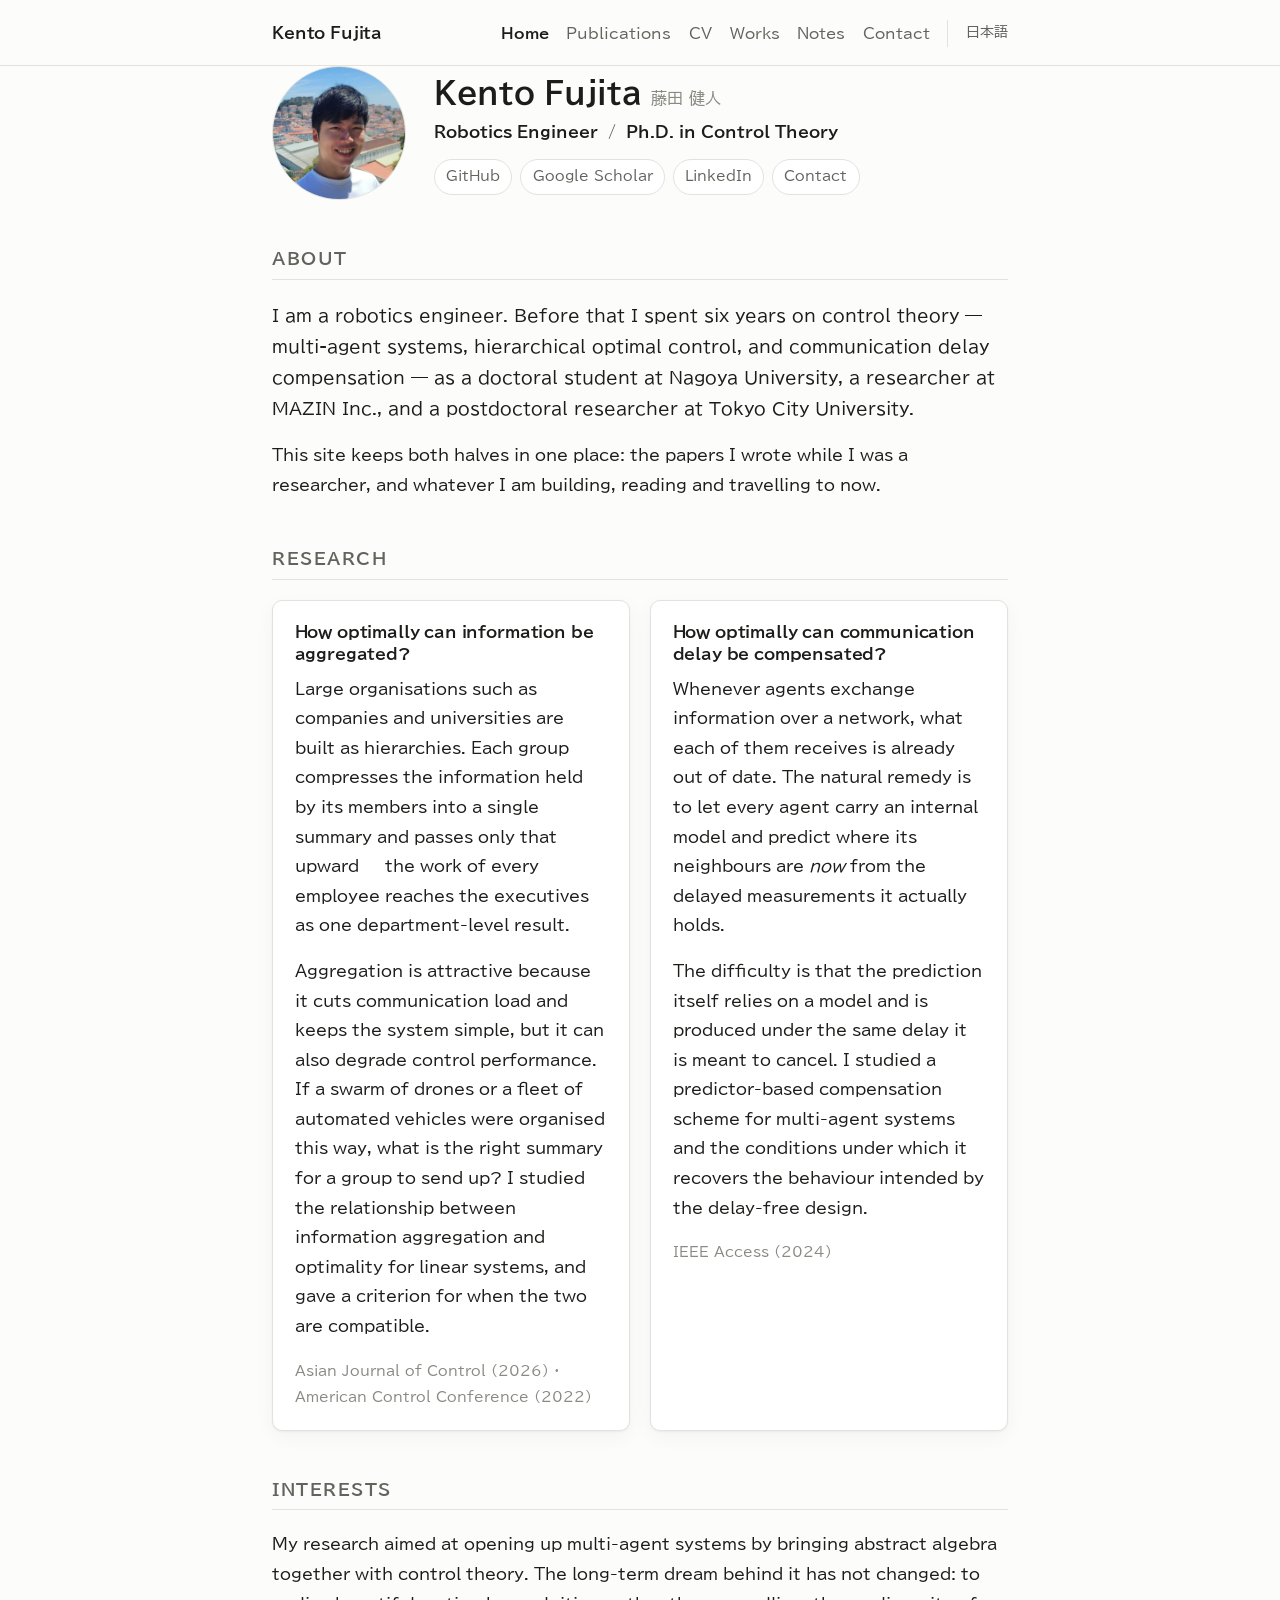
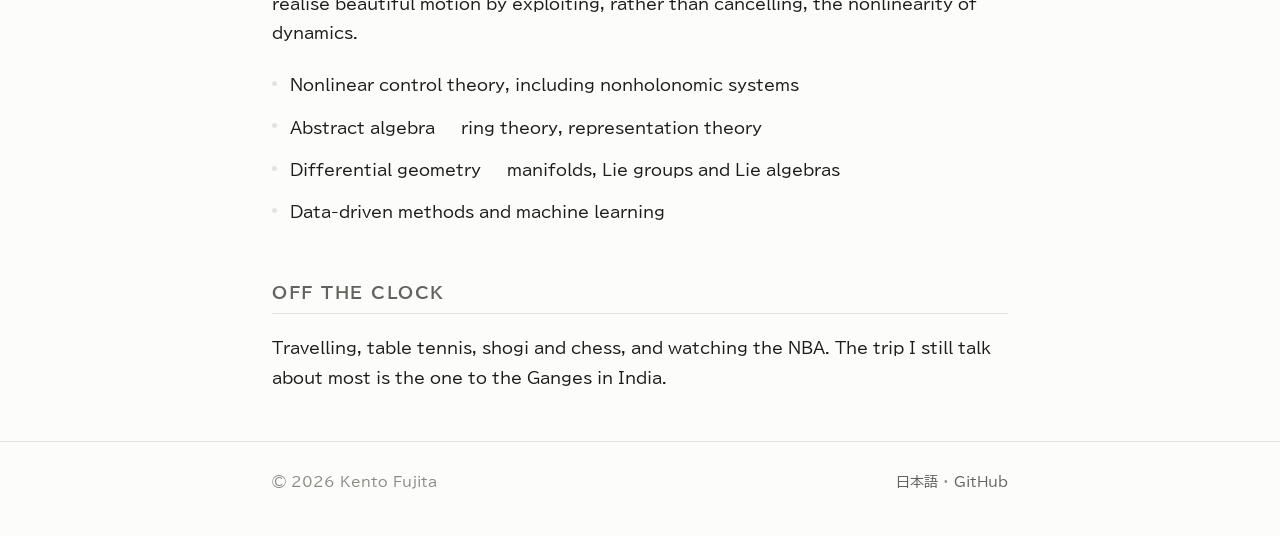
<file: index.html>
<!doctype html>
<html lang="en">
<head>
<meta charset="utf-8">
<meta name="viewport" content="width=device-width, initial-scale=1">
<title>Kento Fujita</title>
<meta name="description" content="Kento Fujita — robotics engineer, Ph.D. in control theory. Multi-agent systems, hierarchical optimal control, communication delay compensation.">
<link rel="stylesheet" href="/assets/style.css">
</head>
<body>

<header class="site-header">
  <div class="wrap">
    <a class="brand" href="/">Kento Fujita</a>
    <nav class="site-nav">
      <a href="/" aria-current="page">Home</a>
      <a href="/publications.html">Publications</a>
      <a href="/cv.html">CV</a>
      <a href="/works.html">Works</a>
      <a href="/notes/">Notes</a>
      <a href="/contact.html">Contact</a>
      <span class="lang-switch"><a href="/ja/">日本語</a></span>
    </nav>
  </div>
</header>

<main class="wrap">

  <div class="hero">
    <img class="hero-photo" src="/assets/img/profile.jpg" alt="Kento Fujita" width="600" height="600">
    <div class="hero-text">
      <h1>Kento Fujita<span class="name-ja">藤田 健人</span></h1>
      <p class="role"><strong>Robotics Engineer</strong> &nbsp;/&nbsp; <strong>Ph.D. in Control Theory</strong></p>
      <ul class="linkrow">
        <li><a href="https://github.com/KennyFujita">GitHub</a></li>
        <li><a href="https://scholar.google.com/citations?hl=en&amp;user=qDLfMhMAAAAJ">Google Scholar</a></li>
        <li><a href="https://www.linkedin.com/in/fujita-kento-control/">LinkedIn</a></li>
        <li><a href="/contact.html">Contact</a></li>
      </ul>
    </div>
  </div>

  <section>
    <h2>About</h2>
    <p class="lead">
      I am a robotics engineer. Before that I spent six years on control theory —
      multi-agent systems, hierarchical optimal control, and communication delay
      compensation — as a doctoral student at Nagoya University, a researcher at
      MAZIN Inc., and a postdoctoral researcher at Tokyo City University.
    </p>
    <p>
      This site keeps both halves in one place: the papers I wrote while I was a
      researcher, and whatever I am building, reading and travelling to now.
    </p>
  </section>

  <section>
    <h2>Research</h2>
    <div class="cards">

      <article class="card">
        <h3>How optimally can information be aggregated?</h3>
        <p>
          Large organisations such as companies and universities are built as
          hierarchies. Each group compresses the information held by its members
          into a single summary and passes only that upward — the work of every
          employee reaches the executives as one department-level result.
        </p>
        <p>
          Aggregation is attractive because it cuts communication load and keeps
          the system simple, but it can also degrade control performance. If a
          swarm of drones or a fleet of automated vehicles were organised this
          way, what is the right summary for a group to send up? I studied the
          relationship between information aggregation and optimality for linear
          systems, and gave a criterion for when the two are compatible.
        </p>
        <p class="note">
          Asian Journal of Control (2026) · American Control Conference (2022)
        </p>
      </article>

      <article class="card">
        <h3>How optimally can communication delay be compensated?</h3>
        <p>
          Whenever agents exchange information over a network, what each of them
          receives is already out of date. The natural remedy is to let every
          agent carry an internal model and predict where its neighbours are
          <em>now</em> from the delayed measurements it actually holds.
        </p>
        <p>
          The difficulty is that the prediction itself relies on a model and is
          produced under the same delay it is meant to cancel. I studied a
          predictor-based compensation scheme for multi-agent systems and the
          conditions under which it recovers the behaviour intended by the
          delay-free design.
        </p>
        <p class="note">
          IEEE Access (2024)
        </p>
      </article>

    </div>
  </section>

  <section>
    <h2>Interests</h2>
    <p>
      My research aimed at opening up multi-agent systems by bringing abstract
      algebra together with control theory. The long-term dream behind it has
      not changed: to realise beautiful motion by exploiting, rather than
      cancelling, the nonlinearity of dynamics.
    </p>
    <ul class="plain-list">
      <li>Nonlinear control theory, including nonholonomic systems</li>
      <li>Abstract algebra — ring theory, representation theory</li>
      <li>Differential geometry — manifolds, Lie groups and Lie algebras</li>
      <li>Data-driven methods and machine learning</li>
    </ul>
  </section>

  <section>
    <h2>Off the clock</h2>
    <p>
      Travelling, table tennis, shogi and chess, and watching the NBA. The trip
      I still talk about most is the one to the Ganges in India.
    </p>
  </section>

</main>

<footer class="site-footer">
  <div class="wrap">
    <span>© 2026 Kento Fujita</span>
    <span><a href="/ja/">日本語</a> · <a href="https://github.com/KennyFujita">GitHub</a></span>
  </div>
</footer>

</body>
</html>
</file>
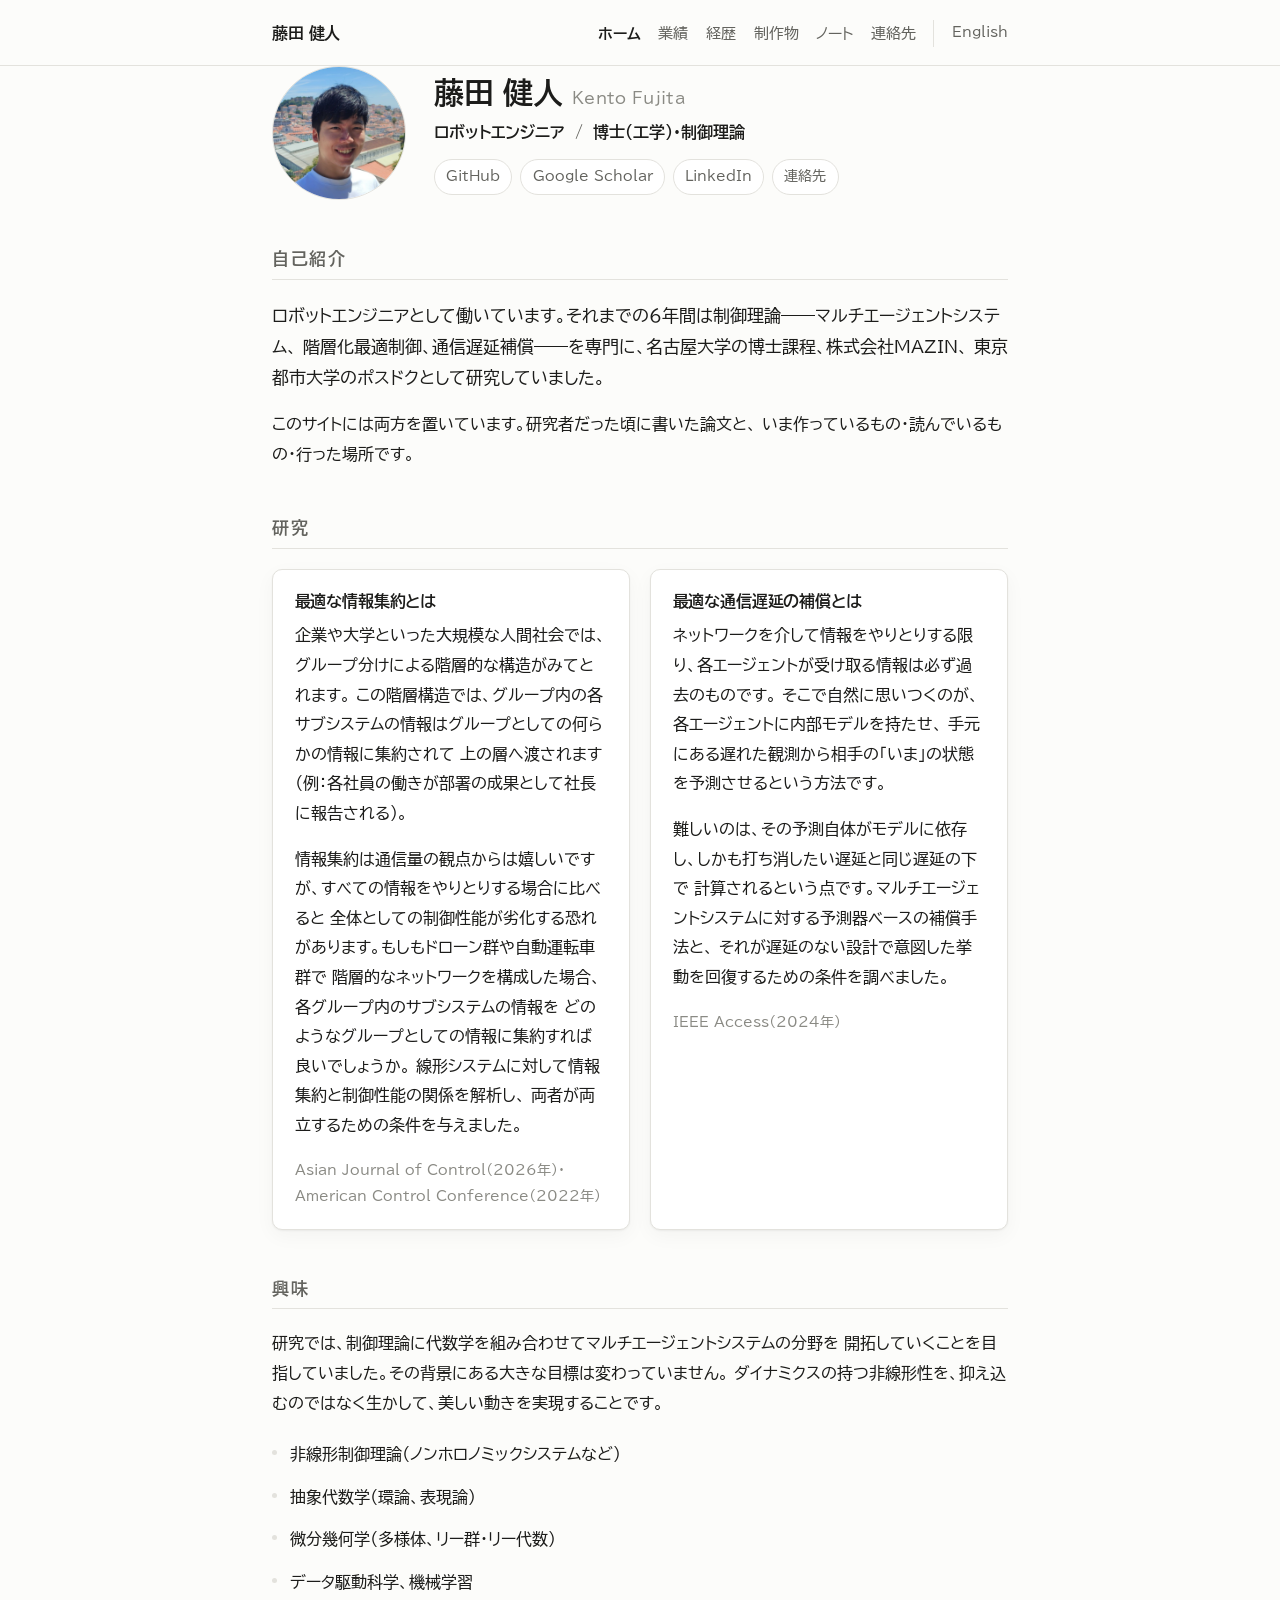
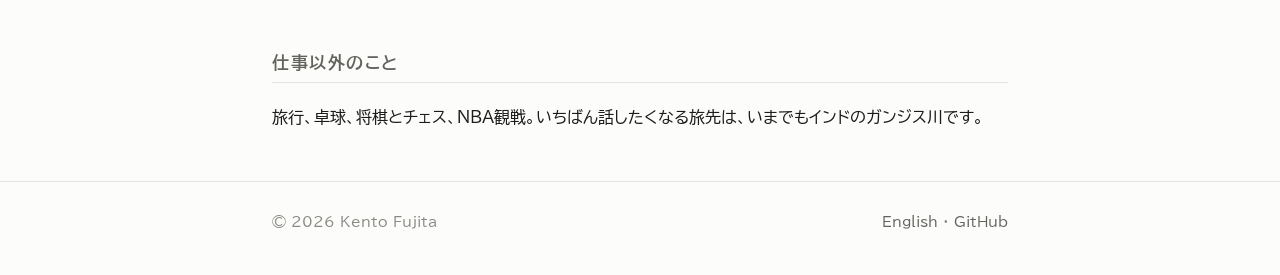
<file: ja/index.html>
<!doctype html>
<html lang="ja">
<head>
<meta charset="utf-8">
<meta name="viewport" content="width=device-width, initial-scale=1">
<title>藤田健人</title>
<meta name="description" content="藤田健人（Kento Fujita）— ロボットエンジニア、博士（工学）。マルチエージェントシステム、階層化最適制御、通信遅延補償。">
<link rel="stylesheet" href="/assets/style.css">
</head>
<body>

<header class="site-header">
  <div class="wrap">
    <a class="brand" href="/ja/">藤田 健人</a>
    <nav class="site-nav">
      <a href="/ja/" aria-current="page">ホーム</a>
      <a href="/ja/publications.html">業績</a>
      <a href="/ja/cv.html">経歴</a>
      <a href="/ja/works.html">制作物</a>
      <a href="/ja/notes/">ノート</a>
      <a href="/ja/contact.html">連絡先</a>
      <span class="lang-switch"><a href="/">English</a></span>
    </nav>
  </div>
</header>

<main class="wrap">

  <div class="hero">
    <img class="hero-photo" src="/assets/img/profile.jpg" alt="藤田健人" width="600" height="600">
    <div class="hero-text">
      <h1>藤田 健人<span class="name-ja">Kento Fujita</span></h1>
      <p class="role"><strong>ロボットエンジニア</strong> &nbsp;/&nbsp; <strong>博士（工学）・制御理論</strong></p>
      <ul class="linkrow">
        <li><a href="https://github.com/KennyFujita">GitHub</a></li>
        <li><a href="https://scholar.google.com/citations?hl=en&amp;user=qDLfMhMAAAAJ">Google Scholar</a></li>
        <li><a href="https://www.linkedin.com/in/fujita-kento-control/">LinkedIn</a></li>
        <li><a href="/ja/contact.html">連絡先</a></li>
      </ul>
    </div>
  </div>

  <section>
    <h2>自己紹介</h2>
    <p class="lead">
      ロボットエンジニアとして働いています。それまでの6年間は制御理論——マルチエージェントシステム、
      階層化最適制御、通信遅延補償——を専門に、名古屋大学の博士課程、株式会社MAZIN、
      東京都市大学のポスドクとして研究していました。
    </p>
    <p>
      このサイトには両方を置いています。研究者だった頃に書いた論文と、
      いま作っているもの・読んでいるもの・行った場所です。
    </p>
  </section>

  <section>
    <h2>研究</h2>
    <div class="cards">

      <article class="card">
        <h3>最適な情報集約とは</h3>
        <p>
          企業や大学といった大規模な人間社会では、グループ分けによる階層的な構造がみてとれます。
          この階層構造では、グループ内の各サブシステムの情報はグループとしての何らかの情報に集約されて
          上の層へ渡されます（例：各社員の働きが部署の成果として社長に報告される）。
        </p>
        <p>
          情報集約は通信量の観点からは嬉しいですが、すべての情報をやりとりする場合に比べると
          全体としての制御性能が劣化する恐れがあります。もしもドローン群や自動運転車群で
          階層的なネットワークを構成した場合、各グループ内のサブシステムの情報を
          どのようなグループとしての情報に集約すれば良いでしょうか。
          線形システムに対して情報集約と制御性能の関係を解析し、
          両者が両立するための条件を与えました。
        </p>
        <p class="note">
          Asian Journal of Control（2026年）・American Control Conference（2022年）
        </p>
      </article>

      <article class="card">
        <h3>最適な通信遅延の補償とは</h3>
        <p>
          ネットワークを介して情報をやりとりする限り、各エージェントが受け取る情報は必ず過去のものです。
          そこで自然に思いつくのが、各エージェントに内部モデルを持たせ、
          手元にある遅れた観測から相手の「いま」の状態を予測させるという方法です。
        </p>
        <p>
          難しいのは、その予測自体がモデルに依存し、しかも打ち消したい遅延と同じ遅延の下で
          計算されるという点です。マルチエージェントシステムに対する予測器ベースの補償手法と、
          それが遅延のない設計で意図した挙動を回復するための条件を調べました。
        </p>
        <p class="note">
          IEEE Access（2024年）
        </p>
      </article>

    </div>
  </section>

  <section>
    <h2>興味</h2>
    <p>
      研究では、制御理論に代数学を組み合わせてマルチエージェントシステムの分野を
      開拓していくことを目指していました。その背景にある大きな目標は変わっていません。
      ダイナミクスの持つ非線形性を、抑え込むのではなく生かして、美しい動きを実現することです。
    </p>
    <ul class="plain-list">
      <li>非線形制御理論（ノンホロノミックシステムなど）</li>
      <li>抽象代数学（環論、表現論）</li>
      <li>微分幾何学（多様体、リー群・リー代数）</li>
      <li>データ駆動科学、機械学習</li>
    </ul>
  </section>

  <section>
    <h2>仕事以外のこと</h2>
    <p>
      旅行、卓球、将棋とチェス、NBA観戦。いちばん話したくなる旅先は、いまでもインドのガンジス川です。
    </p>
  </section>

</main>

<footer class="site-footer">
  <div class="wrap">
    <span>© 2026 Kento Fujita</span>
    <span><a href="/">English</a> · <a href="https://github.com/KennyFujita">GitHub</a></span>
  </div>
</footer>

</body>
</html>
</file>
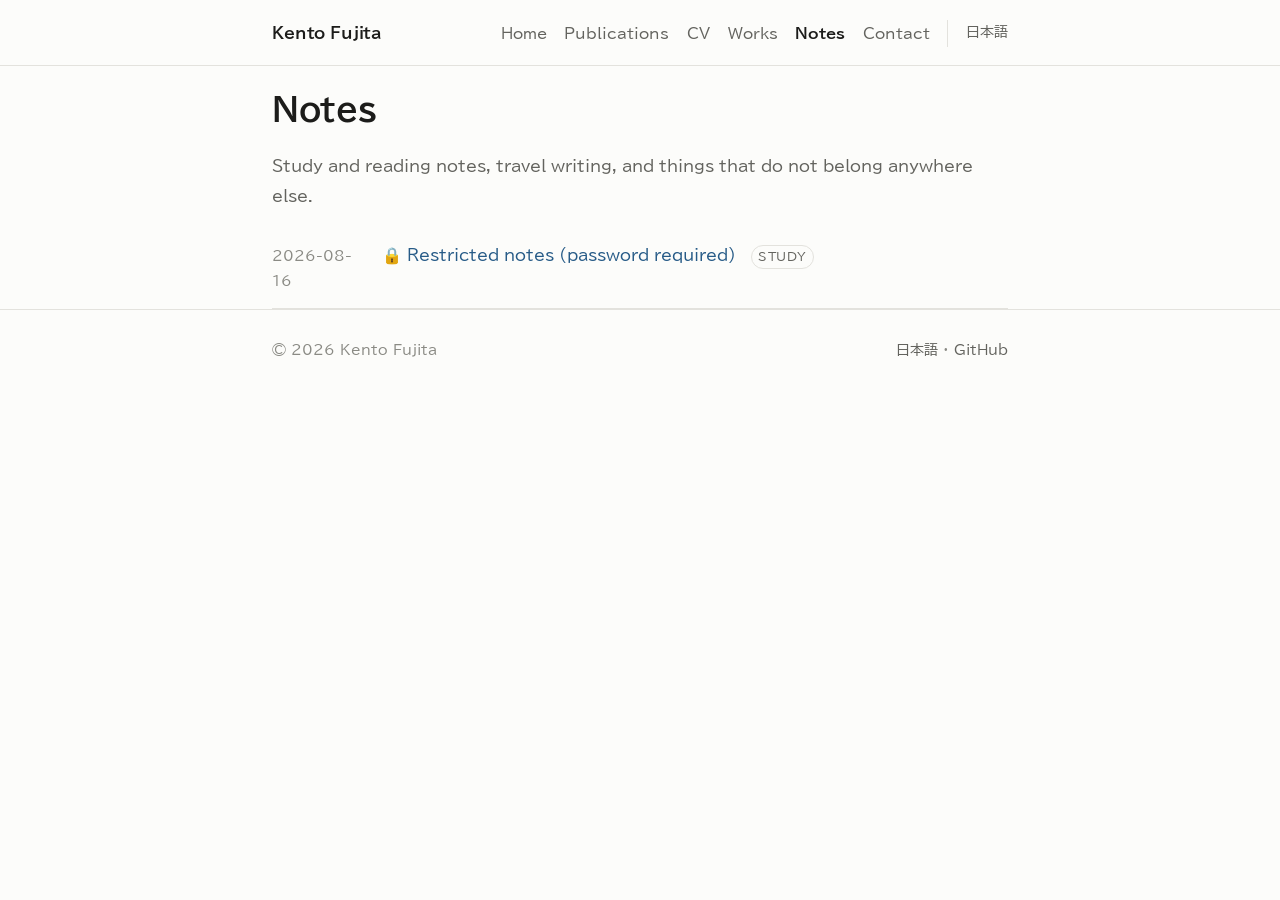
<file: notes/index.html>
<!doctype html>
<html lang="en">
<head>
<meta charset="utf-8">
<meta name="viewport" content="width=device-width, initial-scale=1">
<title>Notes — Kento Fujita</title>
<meta name="description" content="Notes by Kento Fujita — study notes, reading notes, travel writing and miscellany.">
<link rel="stylesheet" href="/assets/style.css">
</head>
<body>

<header class="site-header">
  <div class="wrap">
    <a class="brand" href="/">Kento Fujita</a>
    <nav class="site-nav">
      <a href="/">Home</a>
      <a href="/publications.html">Publications</a>
      <a href="/cv.html">CV</a>
      <a href="/works.html">Works</a>
      <a href="/notes/" aria-current="page">Notes</a>
      <a href="/contact.html">Contact</a>
      <span class="lang-switch"><a href="/ja/notes/">日本語</a></span>
    </nav>
  </div>
</header>

<main class="wrap">

  <h1>Notes</h1>
  <p class="muted">
    Study and reading notes, travel writing, and things that do not belong
    anywhere else.
  </p>

  <ul class="note-list">
    <!-- Newest first. Copy one line to add an entry:
    <li>
      <span class="date">2026-08-14</span>
      <a href="/notes/2026-08-14-slug.html">Title of the note</a>
      <span class="tag">study</span>
    </li>
    Tags: study · reading · travel · misc
    -->
    <li>
      <span class="date">2026-08-16</span>
      <a href="/slides/private/">&#128274; Restricted notes (password required)</a>
      <span class="tag">study</span>
    </li>
  </ul>

</main>

<footer class="site-footer">
  <div class="wrap">
    <span>© 2026 Kento Fujita</span>
    <span><a href="/ja/notes/">日本語</a> · <a href="https://github.com/KennyFujita">GitHub</a></span>
  </div>
</footer>

</body>
</html>
</file>
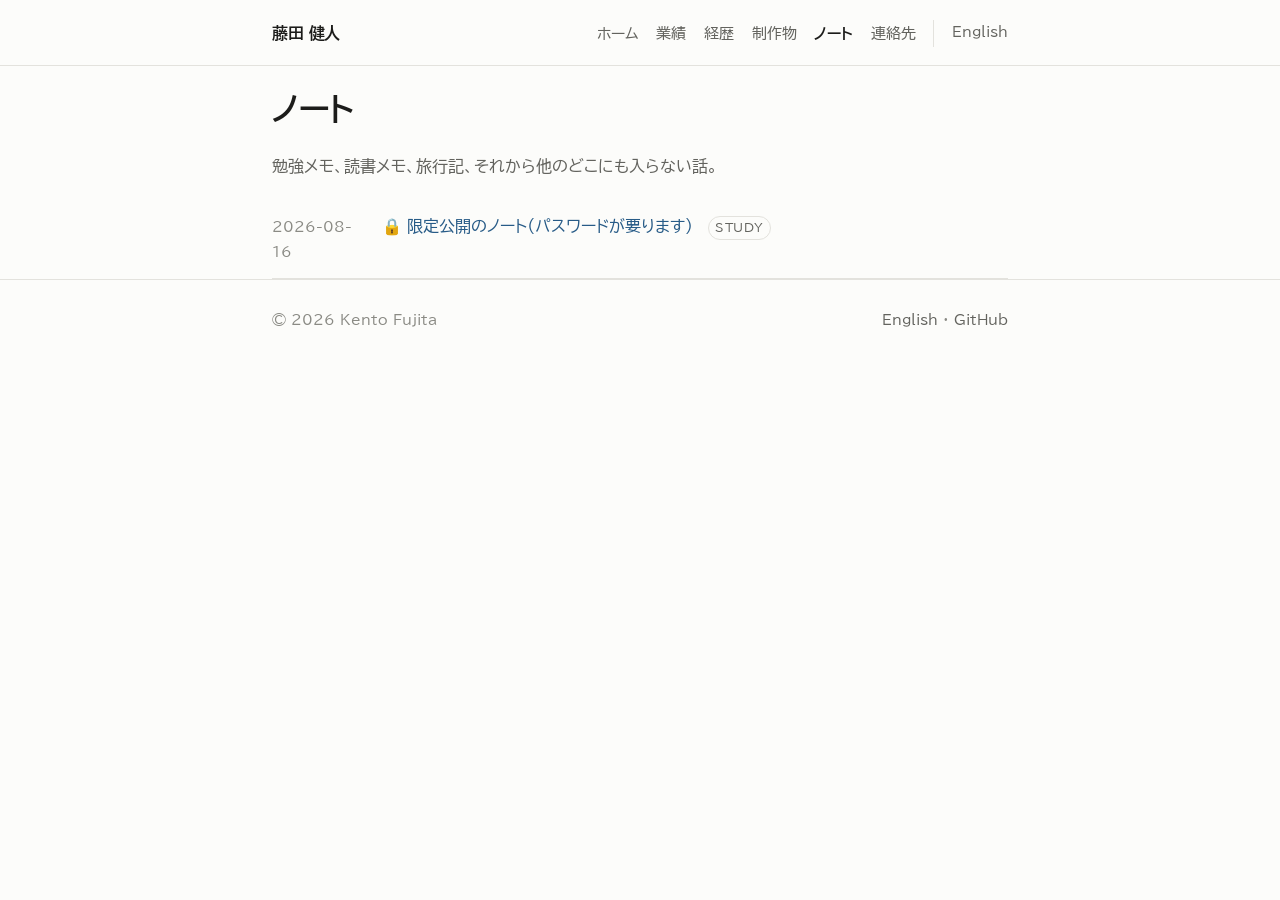
<file: ja/notes/index.html>
<!doctype html>
<html lang="ja">
<head>
<meta charset="utf-8">
<meta name="viewport" content="width=device-width, initial-scale=1">
<title>ノート — 藤田健人</title>
<meta name="description" content="藤田健人のノート — 勉強メモ、読書メモ、旅行記、雑記。">
<link rel="stylesheet" href="/assets/style.css">
</head>
<body>

<header class="site-header">
  <div class="wrap">
    <a class="brand" href="/ja/">藤田 健人</a>
    <nav class="site-nav">
      <a href="/ja/">ホーム</a>
      <a href="/ja/publications.html">業績</a>
      <a href="/ja/cv.html">経歴</a>
      <a href="/ja/works.html">制作物</a>
      <a href="/ja/notes/" aria-current="page">ノート</a>
      <a href="/ja/contact.html">連絡先</a>
      <span class="lang-switch"><a href="/notes/">English</a></span>
    </nav>
  </div>
</header>

<main class="wrap">

  <h1>ノート</h1>
  <p class="muted">
    勉強メモ、読書メモ、旅行記、それから他のどこにも入らない話。
  </p>

  <ul class="note-list">
    <!-- 新しい順。1件追加するにはこのブロックをコピーする:
    <li>
      <span class="date">2026-08-14</span>
      <a href="/ja/notes/2026-08-14-slug.html">ノートのタイトル</a>
      <span class="tag">study</span>
    </li>
    タグ: study · reading · travel · misc
    -->
    <li>
      <span class="date">2026-08-16</span>
      <a href="/slides/private/">&#128274; 限定公開のノート（パスワードが要ります）</a>
      <span class="tag">study</span>
    </li>
  </ul>

</main>

<footer class="site-footer">
  <div class="wrap">
    <span>© 2026 Kento Fujita</span>
    <span><a href="/notes/">English</a> · <a href="https://github.com/KennyFujita">GitHub</a></span>
  </div>
</footer>

</body>
</html>
</file>
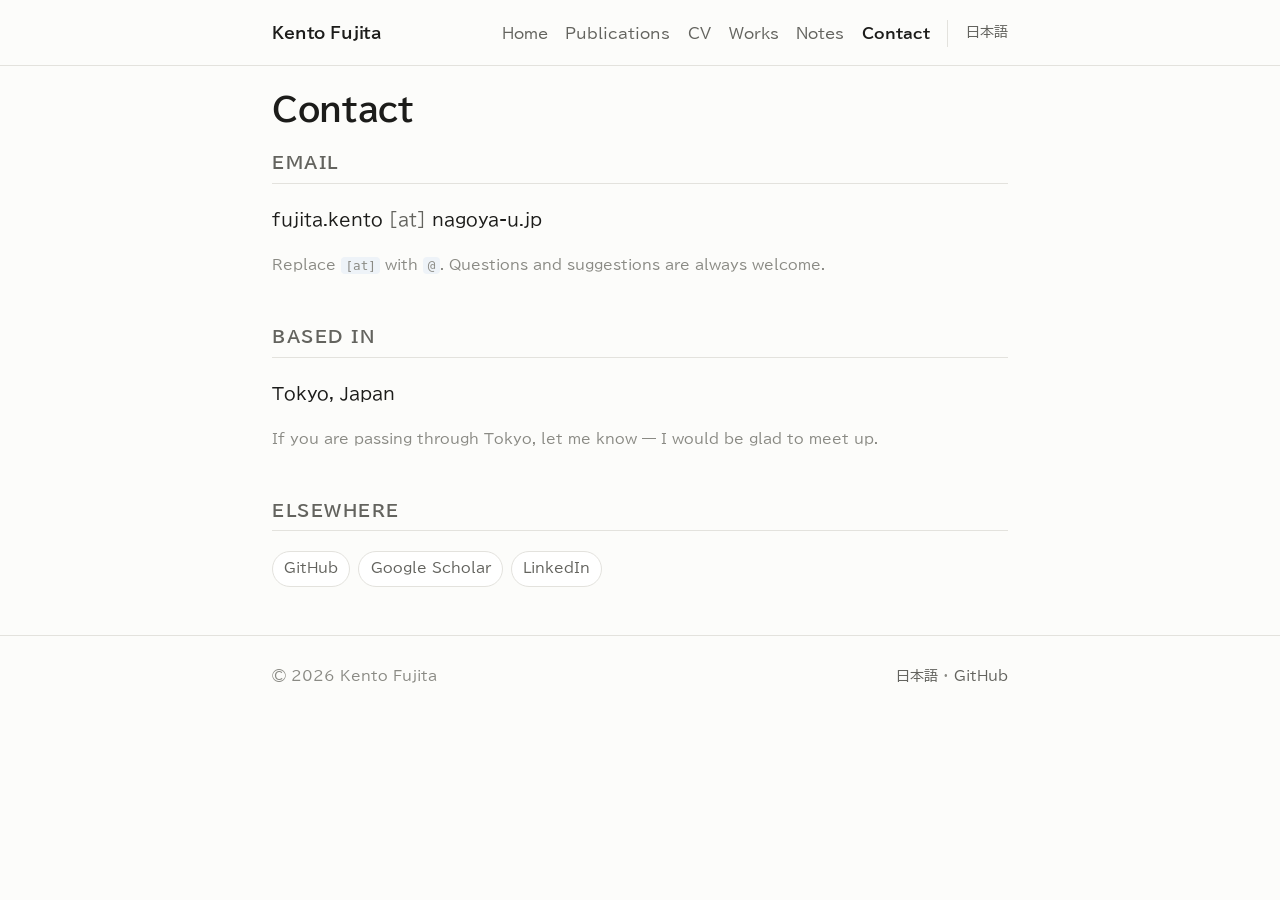
<file: contact.html>
<!doctype html>
<html lang="en">
<head>
<meta charset="utf-8">
<meta name="viewport" content="width=device-width, initial-scale=1">
<title>Contact — Kento Fujita</title>
<meta name="description" content="How to reach Kento Fujita.">
<link rel="stylesheet" href="/assets/style.css">
</head>
<body>

<header class="site-header">
  <div class="wrap">
    <a class="brand" href="/">Kento Fujita</a>
    <nav class="site-nav">
      <a href="/">Home</a>
      <a href="/publications.html">Publications</a>
      <a href="/cv.html">CV</a>
      <a href="/works.html">Works</a>
      <a href="/notes/">Notes</a>
      <a href="/contact.html" aria-current="page">Contact</a>
      <span class="lang-switch"><a href="/ja/contact.html">日本語</a></span>
    </nav>
  </div>
</header>

<main class="wrap">

  <h1>Contact</h1>

  <section>
    <h2>Email</h2>
    <p class="lead">fujita.kento <span class="muted">[at]</span> nagoya-u.jp</p>
    <p class="note">Replace <code>[at]</code> with <code>@</code>. Questions and suggestions are always welcome.</p>
  </section>

  <section>
    <h2>Based in</h2>
    <p class="lead">Tokyo, Japan</p>
    <p class="note">
      If you are passing through Tokyo, let me know — I would be glad to meet up.
    </p>
  </section>

  <section>
    <h2>Elsewhere</h2>
    <ul class="linkrow">
      <li><a href="https://github.com/KennyFujita">GitHub</a></li>
      <li><a href="https://scholar.google.com/citations?hl=en&amp;user=qDLfMhMAAAAJ">Google Scholar</a></li>
      <li><a href="https://www.linkedin.com/in/fujita-kento-control/">LinkedIn</a></li>
    </ul>
  </section>

</main>

<footer class="site-footer">
  <div class="wrap">
    <span>© 2026 Kento Fujita</span>
    <span><a href="/ja/contact.html">日本語</a> · <a href="https://github.com/KennyFujita">GitHub</a></span>
  </div>
</footer>

</body>
</html>
</file>
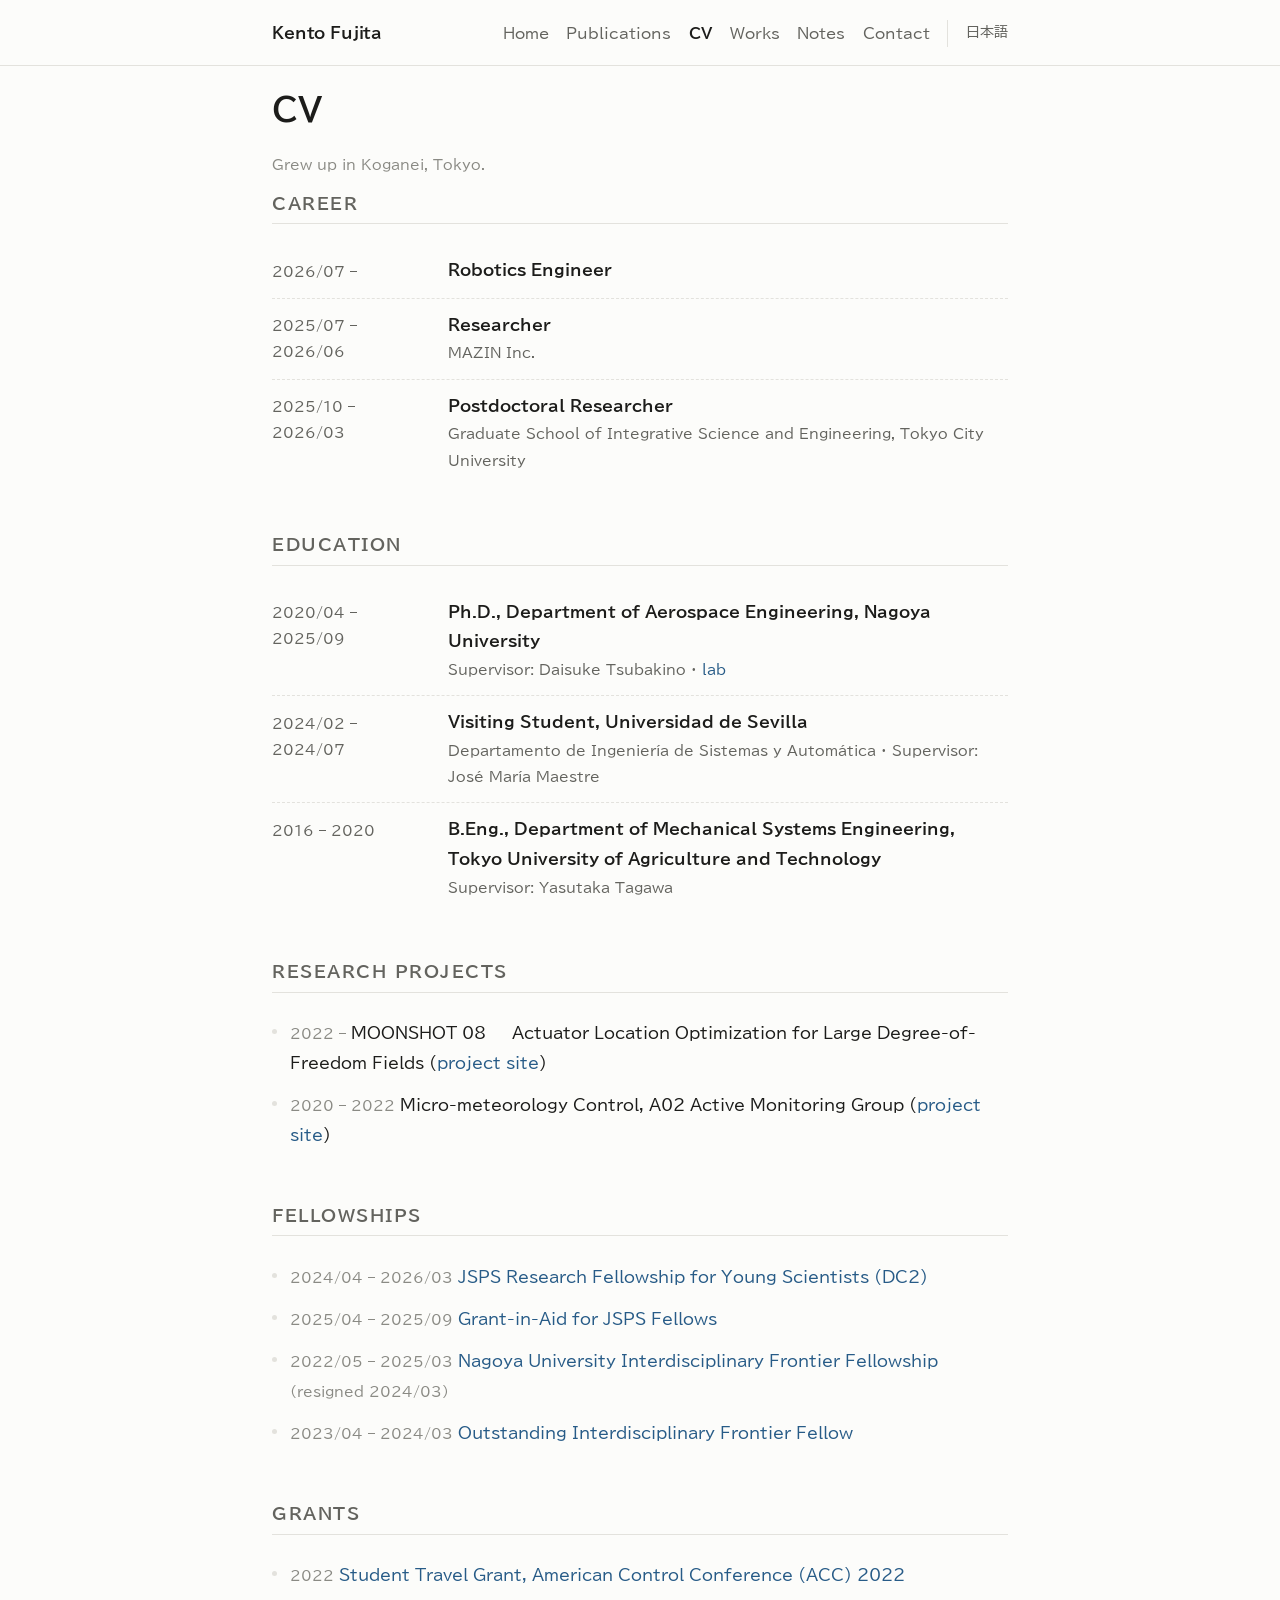
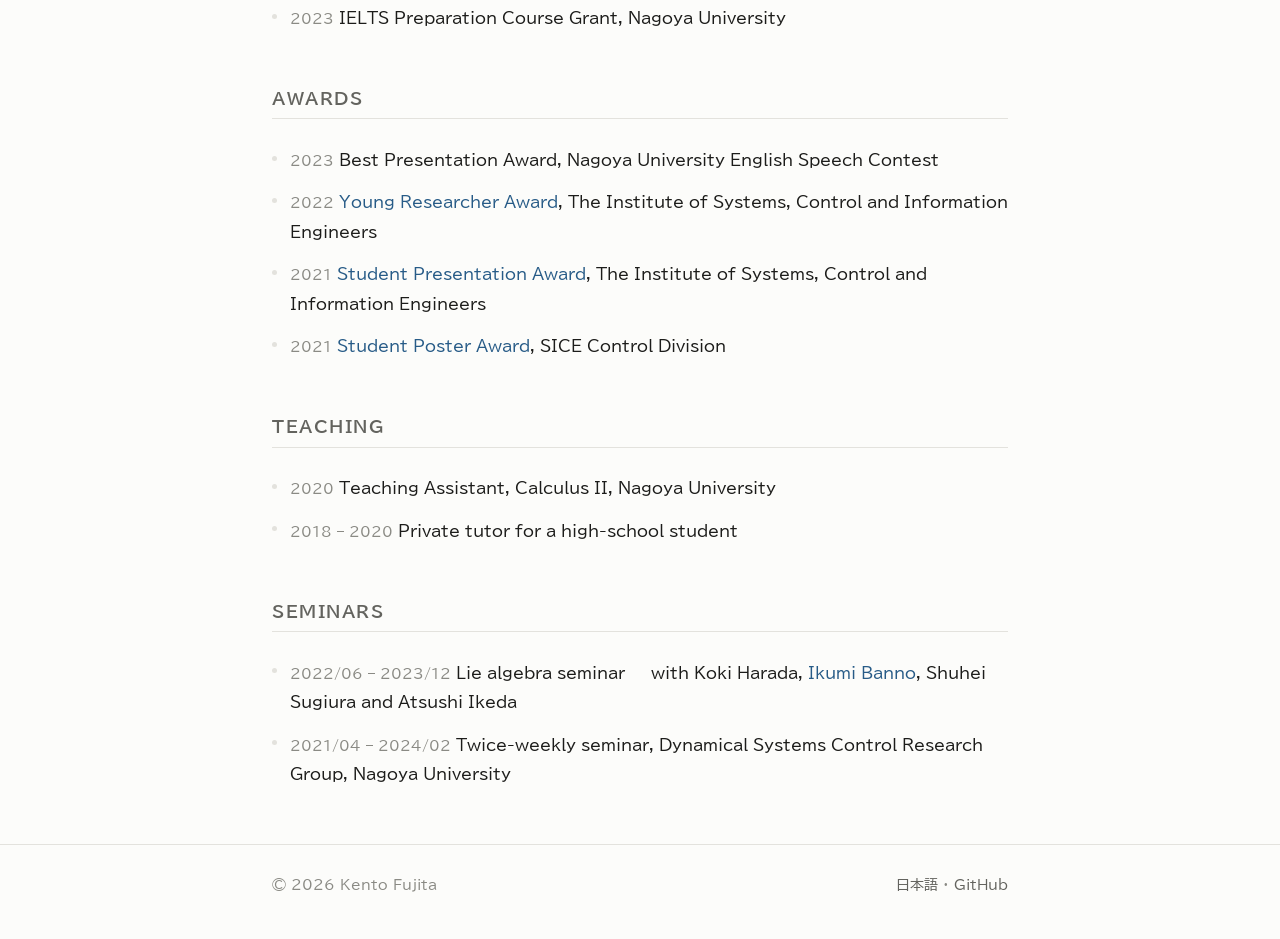
<file: cv.html>
<!doctype html>
<html lang="en">
<head>
<meta charset="utf-8">
<meta name="viewport" content="width=device-width, initial-scale=1">
<title>CV — Kento Fujita</title>
<meta name="description" content="Career, education, projects, fellowships, awards and teaching of Kento Fujita.">
<link rel="stylesheet" href="/assets/style.css">
</head>
<body>

<header class="site-header">
  <div class="wrap">
    <a class="brand" href="/">Kento Fujita</a>
    <nav class="site-nav">
      <a href="/">Home</a>
      <a href="/publications.html">Publications</a>
      <a href="/cv.html" aria-current="page">CV</a>
      <a href="/works.html">Works</a>
      <a href="/notes/">Notes</a>
      <a href="/contact.html">Contact</a>
      <span class="lang-switch"><a href="/ja/cv.html">日本語</a></span>
    </nav>
  </div>
</header>

<main class="wrap">

  <h1>CV</h1>
  <p class="note">Grew up in Koganei, Tokyo.</p>

  <section>
    <h2>Career</h2>
    <ul class="timeline">
      <li>
        <span class="when">2026/07 –</span>
        <span class="what"><strong>Robotics Engineer</strong></span>
      </li>
      <li>
        <span class="when">2025/07 – 2026/06</span>
        <span class="what"><strong>Researcher</strong><span class="sub">MAZIN Inc.</span></span>
      </li>
      <li>
        <span class="when">2025/10 – 2026/03</span>
        <span class="what"><strong>Postdoctoral Researcher</strong><span class="sub">Graduate School of Integrative Science and Engineering, Tokyo City University</span></span>
      </li>
    </ul>
  </section>

  <section>
    <h2>Education</h2>
    <ul class="timeline">
      <li>
        <span class="when">2020/04 – 2025/09</span>
        <span class="what"><strong>Ph.D., Department of Aerospace Engineering, Nagoya University</strong><span class="sub">Supervisor: Daisuke Tsubakino · <a href="http://jupiter.nuae.nagoya-u.ac.jp/">lab</a></span></span>
      </li>
      <li>
        <span class="when">2024/02 – 2024/07</span>
        <span class="what"><strong>Visiting Student, Universidad de Sevilla</strong><span class="sub">Departamento de Ingeniería de Sistemas y Automática · Supervisor: José María Maestre</span></span>
      </li>
      <li>
        <span class="when">2016 – 2020</span>
        <span class="what"><strong>B.Eng., Department of Mechanical Systems Engineering, Tokyo University of Agriculture and Technology</strong><span class="sub">Supervisor: Yasutaka Tagawa</span></span>
      </li>
    </ul>
  </section>

  <section>
    <h2>Research projects</h2>
    <ul class="plain-list">
      <li>
        <span class="when">2022 –</span>
        MOONSHOT 08 — Actuator Location Optimization for Large Degree-of-Freedom Fields
        (<a href="https://www.fdl.mae.nagoya-u.ac.jp/moonshot/index.php/home/en/">project site</a>)
      </li>
      <li>
        <span class="when">2020 – 2022</span>
        Micro-meteorology Control, A02 Active Monitoring Group
        (<a href="https://www.turb.gsic.titech.ac.jp/mmc/index.php">project site</a>)
      </li>
    </ul>
  </section>

  <section>
    <h2>Fellowships</h2>
    <ul class="plain-list">
      <li>
        <span class="when">2024/04 – 2026/03</span>
        <a href="https://www.jsps.go.jp/english/e-pd/">JSPS Research Fellowship for Young Scientists (DC2)</a>
      </li>
      <li>
        <span class="when">2025/04 – 2025/09</span>
        <a href="https://www.jsps.go.jp/j-pd/pd_oubo.html">Grant-in-Aid for JSPS Fellows</a>
      </li>
      <li>
        <span class="when">2022/05 – 2025/03</span>
        <a href="https://dec.nagoya-u.ac.jp/phd-fellowship/">Nagoya University Interdisciplinary Frontier Fellowship</a>
        <span class="note">(resigned 2024/03)</span>
      </li>
      <li>
        <span class="when">2023/04 – 2024/03</span>
        <a href="https://dec.nagoya-u.ac.jp/phd-fellowship/about/system/">Outstanding Interdisciplinary Frontier Fellow</a>
      </li>
    </ul>
  </section>

  <section>
    <h2>Grants</h2>
    <ul class="plain-list">
      <li>
        <span class="when">2022</span>
        <a href="https://acc2022.a2c2.org/student-programs/">Student Travel Grant, American Control Conference (ACC) 2022</a>
      </li>
      <li>
        <span class="when">2023</span>
        IELTS Preparation Course Grant, Nagoya University
      </li>
    </ul>
  </section>

  <section>
    <h2>Awards</h2>
    <ul class="plain-list">
      <li>
        <span class="when">2023</span>
        Best Presentation Award, Nagoya University English Speech Contest
      </li>
      <li>
        <span class="when">2022</span>
        <a href="https://www.iscie.or.jp/about/award">Young Researcher Award</a>, The Institute of Systems, Control and Information Engineers
      </li>
      <li>
        <span class="when">2021</span>
        <a href="https://sci21.iscie.or.jp/award/index.html">Student Presentation Award</a>, The Institute of Systems, Control and Information Engineers
      </li>
      <li>
        <span class="when">2021</span>
        <a href="http://www.sice-ctrl.jp/about/award/honorees/">Student Poster Award</a>, SICE Control Division
      </li>
    </ul>
  </section>

  <section>
    <h2>Teaching</h2>
    <ul class="plain-list">
      <li><span class="when">2020</span> Teaching Assistant, Calculus II, Nagoya University</li>
      <li><span class="when">2018 – 2020</span> Private tutor for a high-school student</li>
    </ul>
  </section>

  <section>
    <h2>Seminars</h2>
    <ul class="plain-list">
      <li>
        <span class="when">2022/06 – 2023/12</span>
        Lie algebra seminar — with Koki Harada,
        <a href="https://sites.google.com/view/ibanno/">Ikumi Banno</a>,
        Shuhei Sugiura and Atsushi Ikeda
      </li>
      <li>
        <span class="when">2021/04 – 2024/02</span>
        Twice-weekly seminar, Dynamical Systems Control Research Group, Nagoya University
      </li>
    </ul>
  </section>

</main>

<footer class="site-footer">
  <div class="wrap">
    <span>© 2026 Kento Fujita</span>
    <span><a href="/ja/cv.html">日本語</a> · <a href="https://github.com/KennyFujita">GitHub</a></span>
  </div>
</footer>

</body>
</html>
</file>
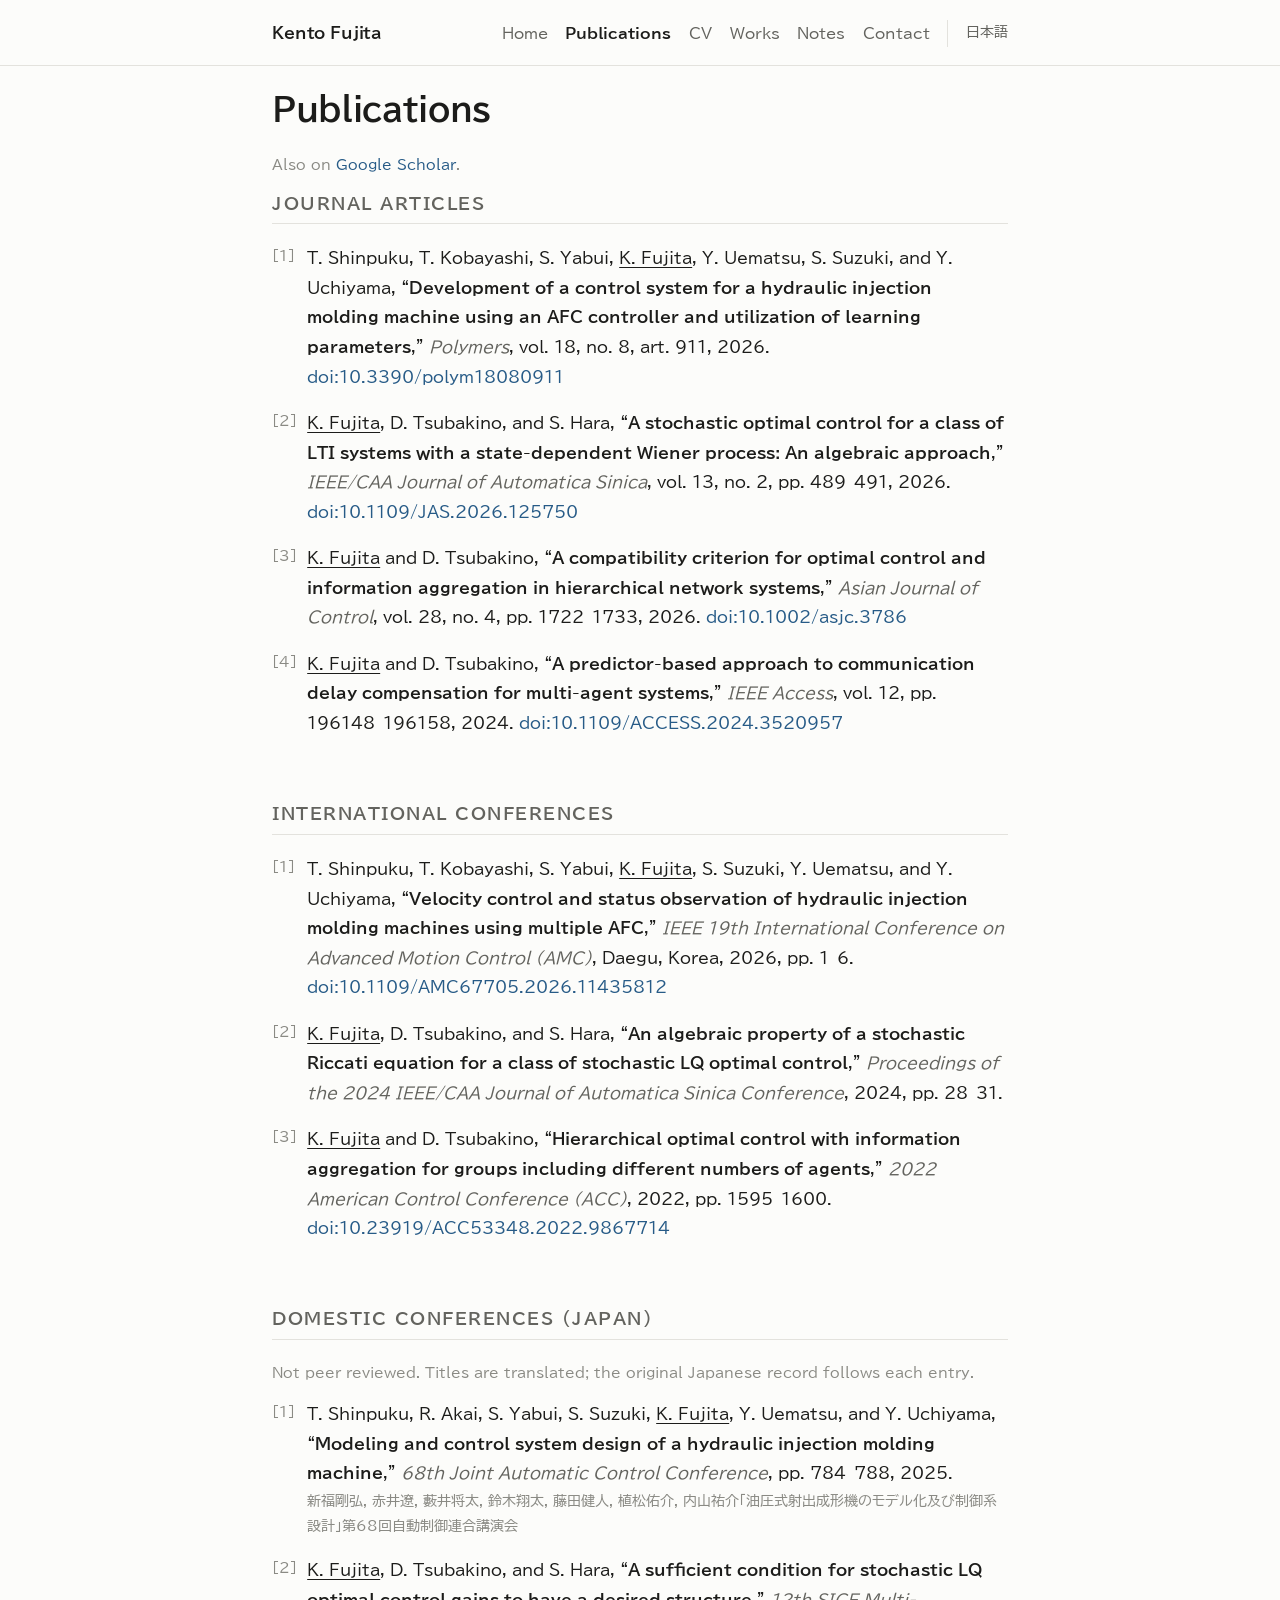
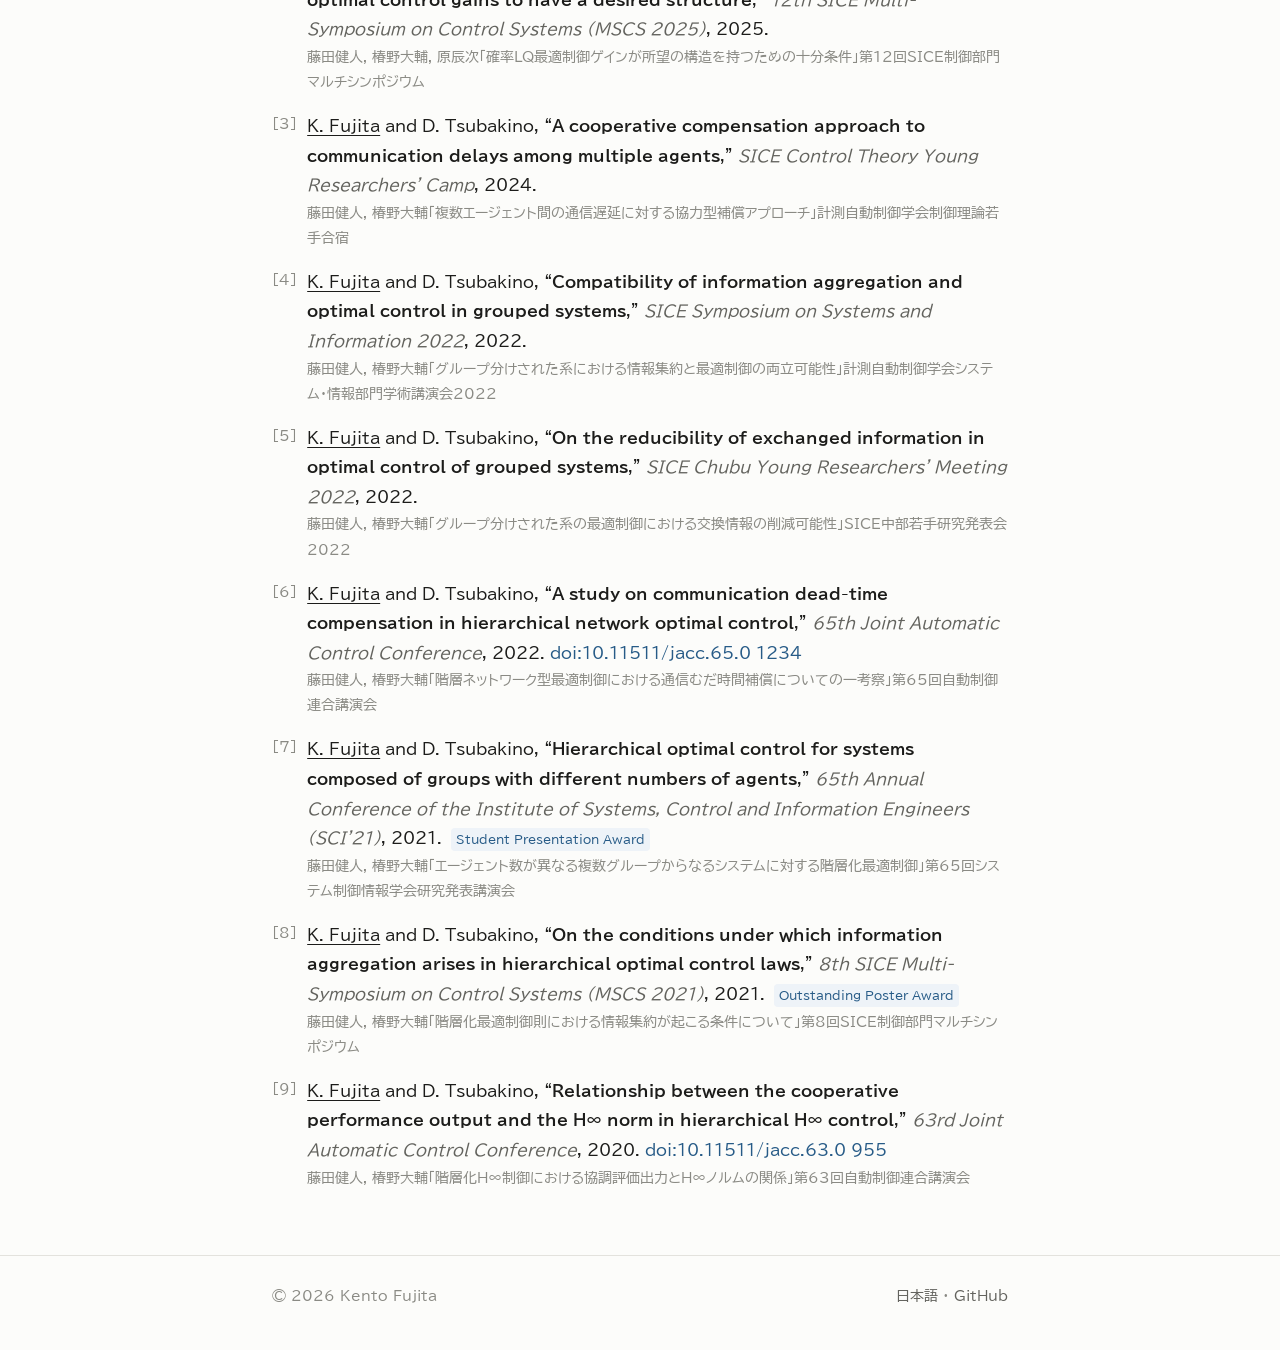
<file: publications.html>
<!doctype html>
<html lang="en">
<head>
<meta charset="utf-8">
<meta name="viewport" content="width=device-width, initial-scale=1">
<title>Publications — Kento Fujita</title>
<meta name="description" content="Journal articles, international conference papers and domestic conference papers by Kento Fujita.">
<link rel="stylesheet" href="/assets/style.css">
</head>
<body>

<header class="site-header">
  <div class="wrap">
    <a class="brand" href="/">Kento Fujita</a>
    <nav class="site-nav">
      <a href="/">Home</a>
      <a href="/publications.html" aria-current="page">Publications</a>
      <a href="/cv.html">CV</a>
      <a href="/works.html">Works</a>
      <a href="/notes/">Notes</a>
      <a href="/contact.html">Contact</a>
      <span class="lang-switch"><a href="/ja/publications.html">日本語</a></span>
    </nav>
  </div>
</header>

<main class="wrap">

  <h1>Publications</h1>
  <p class="note">
    Also on <a href="https://scholar.google.com/citations?hl=en&amp;user=qDLfMhMAAAAJ">Google Scholar</a>.
  </p>

  <section>
    <h2>Journal articles</h2>

    <div class="pub-group">
      <ol class="pub-list">
        <li>
          <span class="authors">T. Shinpuku, T. Kobayashi, S. Yabui, <span class="self">K. Fujita</span>, Y. Uematsu, S. Suzuki, and Y. Uchiyama</span>,
          “<span class="title">Development of a control system for a hydraulic injection molding machine using an AFC controller and utilization of learning parameters</span>,”
          <span class="venue">Polymers</span>, vol. 18, no. 8, art. 911, 2026.
          <a href="https://doi.org/10.3390/polym18080911">doi:10.3390/polym18080911</a>
        </li>
        <li>
          <span class="authors"><span class="self">K. Fujita</span>, D. Tsubakino, and S. Hara</span>,
          “<span class="title">A stochastic optimal control for a class of LTI systems with a state-dependent Wiener process: An algebraic approach</span>,”
          <span class="venue">IEEE/CAA Journal of Automatica Sinica</span>, vol. 13, no. 2, pp. 489–491, 2026.
          <a href="https://doi.org/10.1109/JAS.2026.125750">doi:10.1109/JAS.2026.125750</a>
        </li>
        <li>
          <span class="authors"><span class="self">K. Fujita</span> and D. Tsubakino</span>,
          “<span class="title">A compatibility criterion for optimal control and information aggregation in hierarchical network systems</span>,”
          <span class="venue">Asian Journal of Control</span>, vol. 28, no. 4, pp. 1722–1733, 2026.
          <a href="https://doi.org/10.1002/asjc.3786">doi:10.1002/asjc.3786</a>
        </li>
        <li>
          <span class="authors"><span class="self">K. Fujita</span> and D. Tsubakino</span>,
          “<span class="title">A predictor-based approach to communication delay compensation for multi-agent systems</span>,”
          <span class="venue">IEEE Access</span>, vol. 12, pp. 196148–196158, 2024.
          <a href="https://doi.org/10.1109/ACCESS.2024.3520957">doi:10.1109/ACCESS.2024.3520957</a>
        </li>
      </ol>
    </div>
  </section>

  <section>
    <h2>International conferences</h2>

    <div class="pub-group">
      <ol class="pub-list">
        <li>
          <span class="authors">T. Shinpuku, T. Kobayashi, S. Yabui, <span class="self">K. Fujita</span>, S. Suzuki, Y. Uematsu, and Y. Uchiyama</span>,
          “<span class="title">Velocity control and status observation of hydraulic injection molding machines using multiple AFC</span>,”
          <span class="venue">IEEE 19th International Conference on Advanced Motion Control (AMC)</span>, Daegu, Korea, 2026, pp. 1–6.
          <a href="https://doi.org/10.1109/AMC67705.2026.11435812">doi:10.1109/AMC67705.2026.11435812</a>
        </li>
        <li>
          <span class="authors"><span class="self">K. Fujita</span>, D. Tsubakino, and S. Hara</span>,
          “<span class="title">An algebraic property of a stochastic Riccati equation for a class of stochastic LQ optimal control</span>,”
          <span class="venue">Proceedings of the 2024 IEEE/CAA Journal of Automatica Sinica Conference</span>, 2024, pp. 28–31.
        </li>
        <li>
          <span class="authors"><span class="self">K. Fujita</span> and D. Tsubakino</span>,
          “<span class="title">Hierarchical optimal control with information aggregation for groups including different numbers of agents</span>,”
          <span class="venue">2022 American Control Conference (ACC)</span>, 2022, pp. 1595–1600.
          <a href="https://doi.org/10.23919/ACC53348.2022.9867714">doi:10.23919/ACC53348.2022.9867714</a>
        </li>
      </ol>
    </div>
  </section>

  <section>
    <h2>Domestic conferences (Japan)</h2>
    <p class="note">Not peer reviewed. Titles are translated; the original Japanese record follows each entry.</p>

    <div class="pub-group">
      <ol class="pub-list">
        <li>
          <span class="authors">T. Shinpuku, R. Akai, S. Yabui, S. Suzuki, <span class="self">K. Fujita</span>, Y. Uematsu, and Y. Uchiyama</span>,
          “<span class="title">Modeling and control system design of a hydraulic injection molding machine</span>,”
          <span class="venue">68th Joint Automatic Control Conference</span>, pp. 784–788, 2025.
          <span class="orig">新福剛弘, 赤井遼, 藪井将太, 鈴木翔太, 藤田健人, 植松佑介, 内山祐介「油圧式射出成形機のモデル化及び制御系設計」第68回自動制御連合講演会</span>
        </li>
        <li>
          <span class="authors"><span class="self">K. Fujita</span>, D. Tsubakino, and S. Hara</span>,
          “<span class="title">A sufficient condition for stochastic LQ optimal control gains to have a desired structure</span>,”
          <span class="venue">12th SICE Multi-Symposium on Control Systems (MSCS 2025)</span>, 2025.
          <span class="orig">藤田健人, 椿野大輔, 原辰次「確率LQ最適制御ゲインが所望の構造を持つための十分条件」第12回SICE制御部門マルチシンポジウム</span>
        </li>
        <li>
          <span class="authors"><span class="self">K. Fujita</span> and D. Tsubakino</span>,
          “<span class="title">A cooperative compensation approach to communication delays among multiple agents</span>,”
          <span class="venue">SICE Control Theory Young Researchers' Camp</span>, 2024.
          <span class="orig">藤田健人, 椿野大輔「複数エージェント間の通信遅延に対する協力型補償アプローチ」計測自動制御学会制御理論若手合宿</span>
        </li>
        <li>
          <span class="authors"><span class="self">K. Fujita</span> and D. Tsubakino</span>,
          “<span class="title">Compatibility of information aggregation and optimal control in grouped systems</span>,”
          <span class="venue">SICE Symposium on Systems and Information 2022</span>, 2022.
          <span class="orig">藤田健人, 椿野大輔「グループ分けされた系における情報集約と最適制御の両立可能性」計測自動制御学会システム・情報部門学術講演会2022</span>
        </li>
        <li>
          <span class="authors"><span class="self">K. Fujita</span> and D. Tsubakino</span>,
          “<span class="title">On the reducibility of exchanged information in optimal control of grouped systems</span>,”
          <span class="venue">SICE Chubu Young Researchers' Meeting 2022</span>, 2022.
          <span class="orig">藤田健人, 椿野大輔「グループ分けされた系の最適制御における交換情報の削減可能性」SICE中部若手研究発表会2022</span>
        </li>
        <li>
          <span class="authors"><span class="self">K. Fujita</span> and D. Tsubakino</span>,
          “<span class="title">A study on communication dead-time compensation in hierarchical network optimal control</span>,”
          <span class="venue">65th Joint Automatic Control Conference</span>, 2022.
          <a href="https://doi.org/10.11511/jacc.65.0_1234">doi:10.11511/jacc.65.0_1234</a>
          <span class="orig">藤田健人, 椿野大輔「階層ネットワーク型最適制御における通信むだ時間補償についての一考察」第65回自動制御連合講演会</span>
        </li>
        <li>
          <span class="authors"><span class="self">K. Fujita</span> and D. Tsubakino</span>,
          “<span class="title">Hierarchical optimal control for systems composed of groups with different numbers of agents</span>,”
          <span class="venue">65th Annual Conference of the Institute of Systems, Control and Information Engineers (SCI'21)</span>, 2021.
          <span class="award">Student Presentation Award</span>
          <span class="orig">藤田健人, 椿野大輔「エージェント数が異なる複数グループからなるシステムに対する階層化最適制御」第65回システム制御情報学会研究発表講演会</span>
        </li>
        <li>
          <span class="authors"><span class="self">K. Fujita</span> and D. Tsubakino</span>,
          “<span class="title">On the conditions under which information aggregation arises in hierarchical optimal control laws</span>,”
          <span class="venue">8th SICE Multi-Symposium on Control Systems (MSCS 2021)</span>, 2021.
          <span class="award">Outstanding Poster Award</span>
          <span class="orig">藤田健人, 椿野大輔「階層化最適制御則における情報集約が起こる条件について」第8回SICE制御部門マルチシンポジウム</span>
        </li>
        <li>
          <span class="authors"><span class="self">K. Fujita</span> and D. Tsubakino</span>,
          “<span class="title">Relationship between the cooperative performance output and the H∞ norm in hierarchical H∞ control</span>,”
          <span class="venue">63rd Joint Automatic Control Conference</span>, 2020.
          <a href="https://doi.org/10.11511/jacc.63.0_955">doi:10.11511/jacc.63.0_955</a>
          <span class="orig">藤田健人, 椿野大輔「階層化H∞制御における協調評価出力とH∞ノルムの関係」第63回自動制御連合講演会</span>
        </li>
      </ol>
    </div>
  </section>

</main>

<footer class="site-footer">
  <div class="wrap">
    <span>© 2026 Kento Fujita</span>
    <span><a href="/ja/publications.html">日本語</a> · <a href="https://github.com/KennyFujita">GitHub</a></span>
  </div>
</footer>

</body>
</html>
</file>
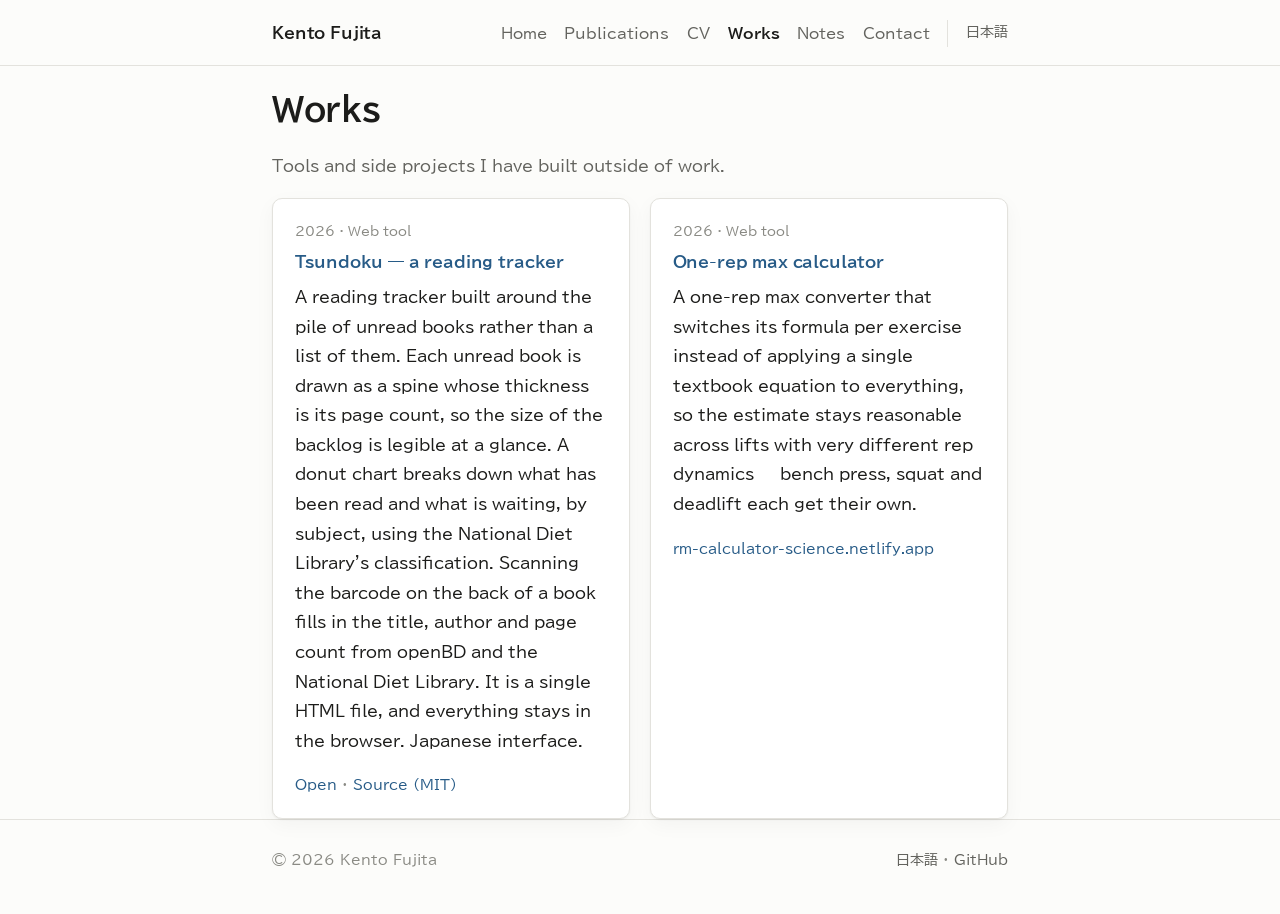
<file: works.html>
<!doctype html>
<html lang="en">
<head>
<meta charset="utf-8">
<meta name="viewport" content="width=device-width, initial-scale=1">
<title>Works — Kento Fujita</title>
<meta name="description" content="Things Kento Fujita has built — tools, small products and side projects.">
<link rel="stylesheet" href="/assets/style.css">
</head>
<body>

<header class="site-header">
  <div class="wrap">
    <a class="brand" href="/">Kento Fujita</a>
    <nav class="site-nav">
      <a href="/">Home</a>
      <a href="/publications.html">Publications</a>
      <a href="/cv.html">CV</a>
      <a href="/works.html" aria-current="page">Works</a>
      <a href="/notes/">Notes</a>
      <a href="/contact.html">Contact</a>
      <span class="lang-switch"><a href="/ja/works.html">日本語</a></span>
    </nav>
  </div>
</header>

<main class="wrap">

  <h1>Works</h1>
  <p class="muted">Tools and side projects I have built outside of work.</p>

  <div class="cards">

    <article class="card">
      <p class="card-meta">2026 · Web tool</p>
      <h3><a href="/tsundoku-tracker/">Tsundoku — a reading tracker</a></h3>
      <p>
        A reading tracker built around the pile of unread books rather than a list of them.
        Each unread book is drawn as a spine whose thickness is its page count, so the size of
        the backlog is legible at a glance. A donut chart breaks down what has been read and what
        is waiting, by subject, using the National Diet Library's classification. Scanning the
        barcode on the back of a book fills in the title, author and page count from openBD and
        the National Diet Library. It is a single HTML file, and everything stays in the browser.
        Japanese interface.
      </p>
      <p class="note">
        <a href="/tsundoku-tracker/">Open</a> ·
        <a href="https://github.com/KennyFujita/tsundoku-tracker">Source (MIT)</a>
      </p>
    </article>

    <article class="card">
      <p class="card-meta">2026 · Web tool</p>
      <h3><a href="https://rm-calculator-science.netlify.app/">One-rep max calculator</a></h3>
      <p>
        A one-rep max converter that switches its formula per exercise instead of
        applying a single textbook equation to everything, so the estimate stays
        reasonable across lifts with very different rep dynamics — bench press,
        squat and deadlift each get their own.
      </p>
      <p class="note"><a href="https://rm-calculator-science.netlify.app/">rm-calculator-science.netlify.app</a></p>
    </article>

    <!-- Template — copy this block to add a work.
    <article class="card">
      <p class="card-meta">YEAR · KIND</p>
      <h3>TITLE</h3>
      <p>One or two sentences on what it does and why it exists.</p>
      <p class="note"><a href="URL">Repository</a></p>
    </article>
    -->

  </div>

</main>

<footer class="site-footer">
  <div class="wrap">
    <span>© 2026 Kento Fujita</span>
    <span><a href="/ja/works.html">日本語</a> · <a href="https://github.com/KennyFujita">GitHub</a></span>
  </div>
</footer>

</body>
</html>
</file>
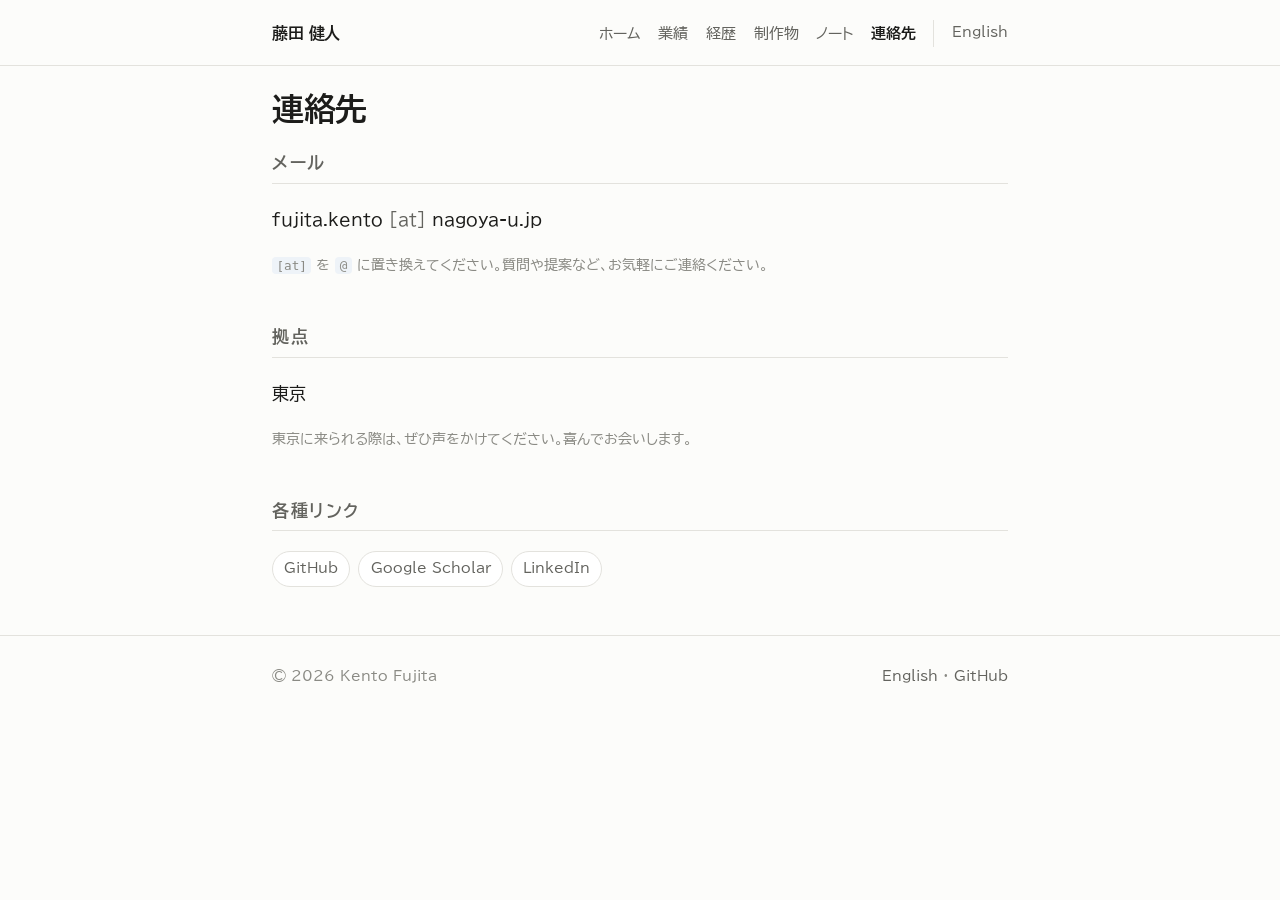
<file: ja/contact.html>
<!doctype html>
<html lang="ja">
<head>
<meta charset="utf-8">
<meta name="viewport" content="width=device-width, initial-scale=1">
<title>連絡先 — 藤田健人</title>
<meta name="description" content="藤田健人への連絡先。">
<link rel="stylesheet" href="/assets/style.css">
</head>
<body>

<header class="site-header">
  <div class="wrap">
    <a class="brand" href="/ja/">藤田 健人</a>
    <nav class="site-nav">
      <a href="/ja/">ホーム</a>
      <a href="/ja/publications.html">業績</a>
      <a href="/ja/cv.html">経歴</a>
      <a href="/ja/works.html">制作物</a>
      <a href="/ja/notes/">ノート</a>
      <a href="/ja/contact.html" aria-current="page">連絡先</a>
      <span class="lang-switch"><a href="/contact.html">English</a></span>
    </nav>
  </div>
</header>

<main class="wrap">

  <h1>連絡先</h1>

  <section>
    <h2>メール</h2>
    <p class="lead">fujita.kento <span class="muted">[at]</span> nagoya-u.jp</p>
    <p class="note"><code>[at]</code> を <code>@</code> に置き換えてください。質問や提案など、お気軽にご連絡ください。</p>
  </section>

  <section>
    <h2>拠点</h2>
    <p class="lead">東京</p>
    <p class="note">
      東京に来られる際は、ぜひ声をかけてください。喜んでお会いします。
    </p>
  </section>

  <section>
    <h2>各種リンク</h2>
    <ul class="linkrow">
      <li><a href="https://github.com/KennyFujita">GitHub</a></li>
      <li><a href="https://scholar.google.com/citations?hl=en&amp;user=qDLfMhMAAAAJ">Google Scholar</a></li>
      <li><a href="https://www.linkedin.com/in/fujita-kento-control/">LinkedIn</a></li>
    </ul>
  </section>

</main>

<footer class="site-footer">
  <div class="wrap">
    <span>© 2026 Kento Fujita</span>
    <span><a href="/contact.html">English</a> · <a href="https://github.com/KennyFujita">GitHub</a></span>
  </div>
</footer>

</body>
</html>
</file>
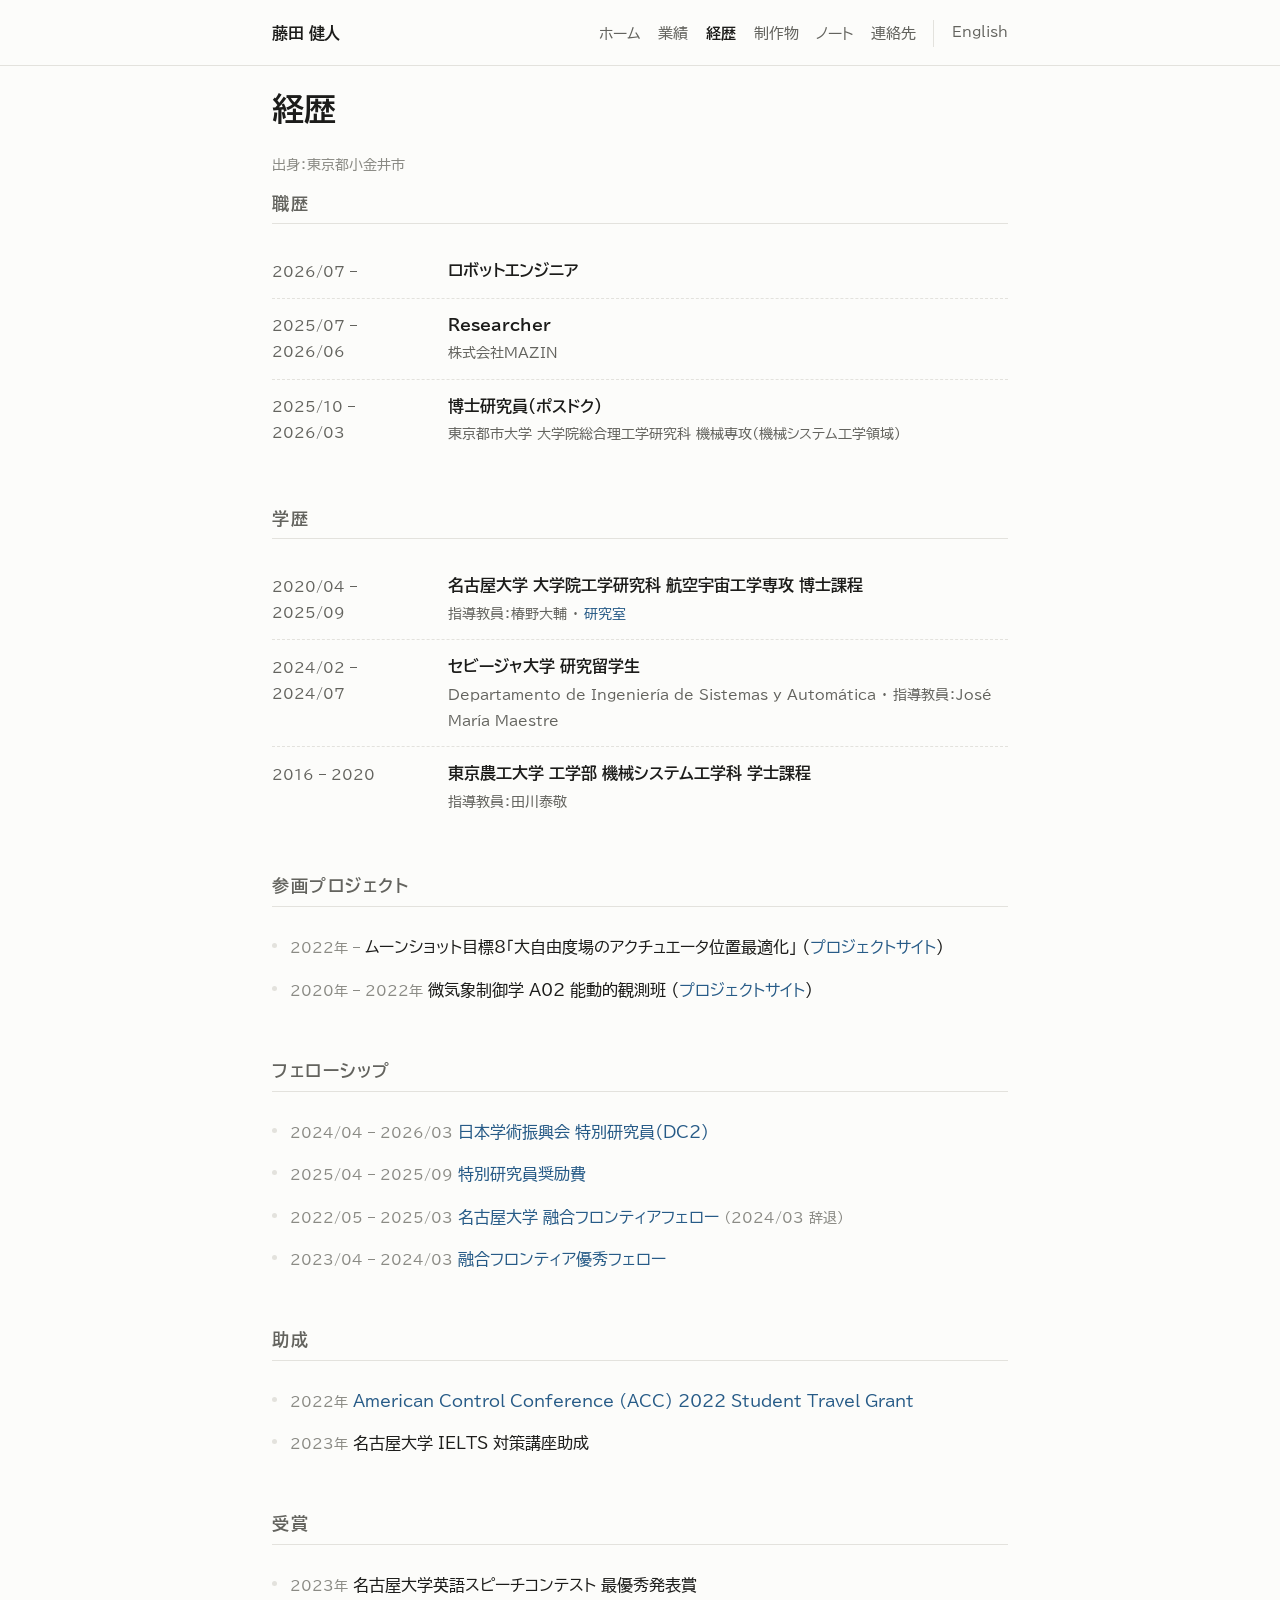
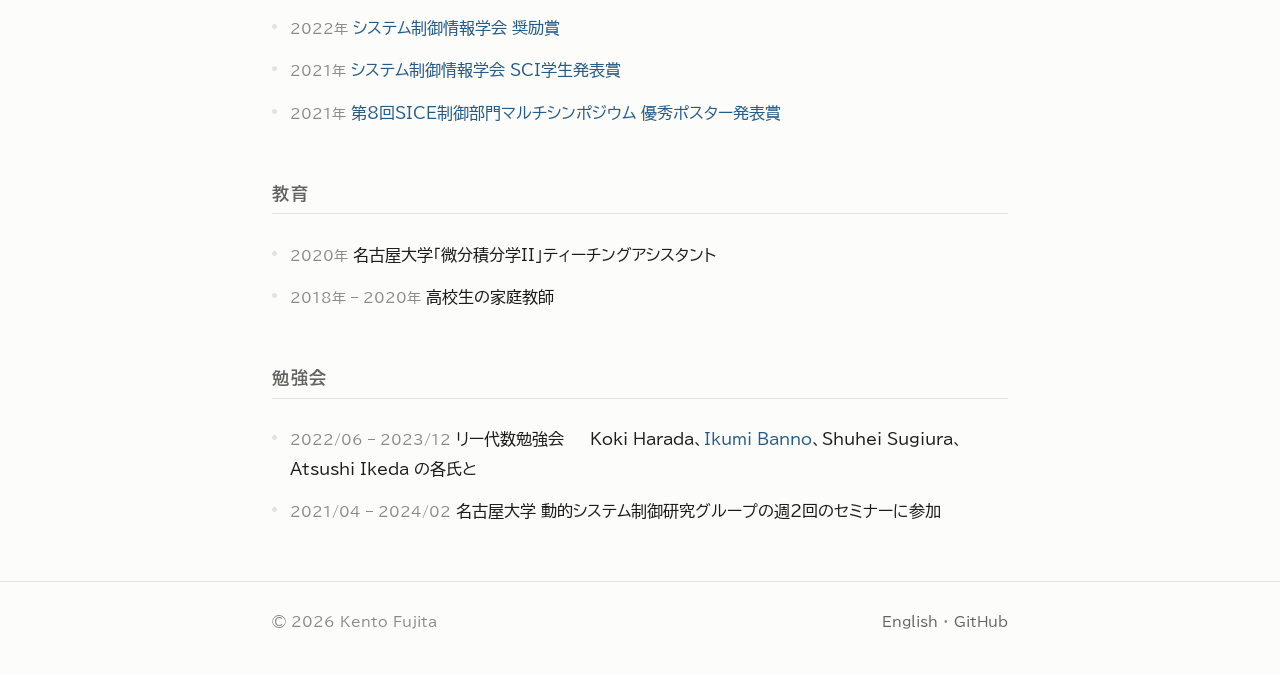
<file: ja/cv.html>
<!doctype html>
<html lang="ja">
<head>
<meta charset="utf-8">
<meta name="viewport" content="width=device-width, initial-scale=1">
<title>経歴 — 藤田健人</title>
<meta name="description" content="藤田健人の経歴・学歴・プロジェクト・資金・受賞・教育経験。">
<link rel="stylesheet" href="/assets/style.css">
</head>
<body>

<header class="site-header">
  <div class="wrap">
    <a class="brand" href="/ja/">藤田 健人</a>
    <nav class="site-nav">
      <a href="/ja/">ホーム</a>
      <a href="/ja/publications.html">業績</a>
      <a href="/ja/cv.html" aria-current="page">経歴</a>
      <a href="/ja/works.html">制作物</a>
      <a href="/ja/notes/">ノート</a>
      <a href="/ja/contact.html">連絡先</a>
      <span class="lang-switch"><a href="/cv.html">English</a></span>
    </nav>
  </div>
</header>

<main class="wrap">

  <h1>経歴</h1>
  <p class="note">出身：東京都小金井市</p>

  <section>
    <h2>職歴</h2>
    <ul class="timeline">
      <li>
        <span class="when">2026/07 –</span>
        <span class="what"><strong>ロボットエンジニア</strong></span>
      </li>
      <li>
        <span class="when">2025/07 – 2026/06</span>
        <span class="what"><strong>Researcher</strong><span class="sub">株式会社MAZIN</span></span>
      </li>
      <li>
        <span class="when">2025/10 – 2026/03</span>
        <span class="what"><strong>博士研究員（ポスドク）</strong><span class="sub">東京都市大学 大学院総合理工学研究科 機械専攻（機械システム工学領域）</span></span>
      </li>
    </ul>
  </section>

  <section>
    <h2>学歴</h2>
    <ul class="timeline">
      <li>
        <span class="when">2020/04 – 2025/09</span>
        <span class="what"><strong>名古屋大学 大学院工学研究科 航空宇宙工学専攻 博士課程</strong><span class="sub">指導教員：椿野大輔 ・ <a href="http://jupiter.nuae.nagoya-u.ac.jp/">研究室</a></span></span>
      </li>
      <li>
        <span class="when">2024/02 – 2024/07</span>
        <span class="what"><strong>セビージャ大学 研究留学生</strong><span class="sub">Departamento de Ingeniería de Sistemas y Automática ・ 指導教員：José María Maestre</span></span>
      </li>
      <li>
        <span class="when">2016 – 2020</span>
        <span class="what"><strong>東京農工大学 工学部 機械システム工学科 学士課程</strong><span class="sub">指導教員：田川泰敬</span></span>
      </li>
    </ul>
  </section>

  <section>
    <h2>参画プロジェクト</h2>
    <ul class="plain-list">
      <li>
        <span class="when">2022年 –</span>
        ムーンショット目標8「大自由度場のアクチュエータ位置最適化」
        （<a href="https://www.fdl.mae.nagoya-u.ac.jp/moonshot/index.php/home/en/">プロジェクトサイト</a>）
      </li>
      <li>
        <span class="when">2020年 – 2022年</span>
        微気象制御学 A02 能動的観測班
        （<a href="https://www.turb.gsic.titech.ac.jp/mmc/index.php">プロジェクトサイト</a>）
      </li>
    </ul>
  </section>

  <section>
    <h2>フェローシップ</h2>
    <ul class="plain-list">
      <li>
        <span class="when">2024/04 – 2026/03</span>
        <a href="https://www.jsps.go.jp/j-pd/">日本学術振興会 特別研究員（DC2）</a>
      </li>
      <li>
        <span class="when">2025/04 – 2025/09</span>
        <a href="https://www.jsps.go.jp/j-pd/pd_oubo.html">特別研究員奨励費</a>
      </li>
      <li>
        <span class="when">2022/05 – 2025/03</span>
        <a href="https://dec.nagoya-u.ac.jp/phd-fellowship/">名古屋大学 融合フロンティアフェロー</a>
        <span class="note">（2024/03 辞退）</span>
      </li>
      <li>
        <span class="when">2023/04 – 2024/03</span>
        <a href="https://dec.nagoya-u.ac.jp/phd-fellowship/about/system/">融合フロンティア優秀フェロー</a>
      </li>
    </ul>
  </section>

  <section>
    <h2>助成</h2>
    <ul class="plain-list">
      <li>
        <span class="when">2022年</span>
        <a href="https://acc2022.a2c2.org/student-programs/">American Control Conference (ACC) 2022 Student Travel Grant</a>
      </li>
      <li>
        <span class="when">2023年</span>
        名古屋大学 IELTS 対策講座助成
      </li>
    </ul>
  </section>

  <section>
    <h2>受賞</h2>
    <ul class="plain-list">
      <li>
        <span class="when">2023年</span>
        名古屋大学英語スピーチコンテスト 最優秀発表賞
      </li>
      <li>
        <span class="when">2022年</span>
        <a href="https://www.iscie.or.jp/about/award">システム制御情報学会 奨励賞</a>
      </li>
      <li>
        <span class="when">2021年</span>
        <a href="https://sci21.iscie.or.jp/award/index.html">システム制御情報学会 SCI学生発表賞</a>
      </li>
      <li>
        <span class="when">2021年</span>
        <a href="http://www.sice-ctrl.jp/about/award/honorees/">第8回SICE制御部門マルチシンポジウム 優秀ポスター発表賞</a>
      </li>
    </ul>
  </section>

  <section>
    <h2>教育</h2>
    <ul class="plain-list">
      <li><span class="when">2020年</span> 名古屋大学「微分積分学II」ティーチングアシスタント</li>
      <li><span class="when">2018年 – 2020年</span> 高校生の家庭教師</li>
    </ul>
  </section>

  <section>
    <h2>勉強会</h2>
    <ul class="plain-list">
      <li>
        <span class="when">2022/06 – 2023/12</span>
        <!-- TODO: メンバー名の漢字表記が不明のためローマ字のまま。正しい表記を頂き次第差し替える -->
        リー代数勉強会 — Koki Harada、<a href="https://sites.google.com/view/ibanno/">Ikumi Banno</a>、Shuhei Sugiura、Atsushi Ikeda の各氏と
      </li>
      <li>
        <span class="when">2021/04 – 2024/02</span>
        名古屋大学 動的システム制御研究グループの週2回のセミナーに参加
      </li>
    </ul>
  </section>

</main>

<footer class="site-footer">
  <div class="wrap">
    <span>© 2026 Kento Fujita</span>
    <span><a href="/cv.html">English</a> · <a href="https://github.com/KennyFujita">GitHub</a></span>
  </div>
</footer>

</body>
</html>
</file>
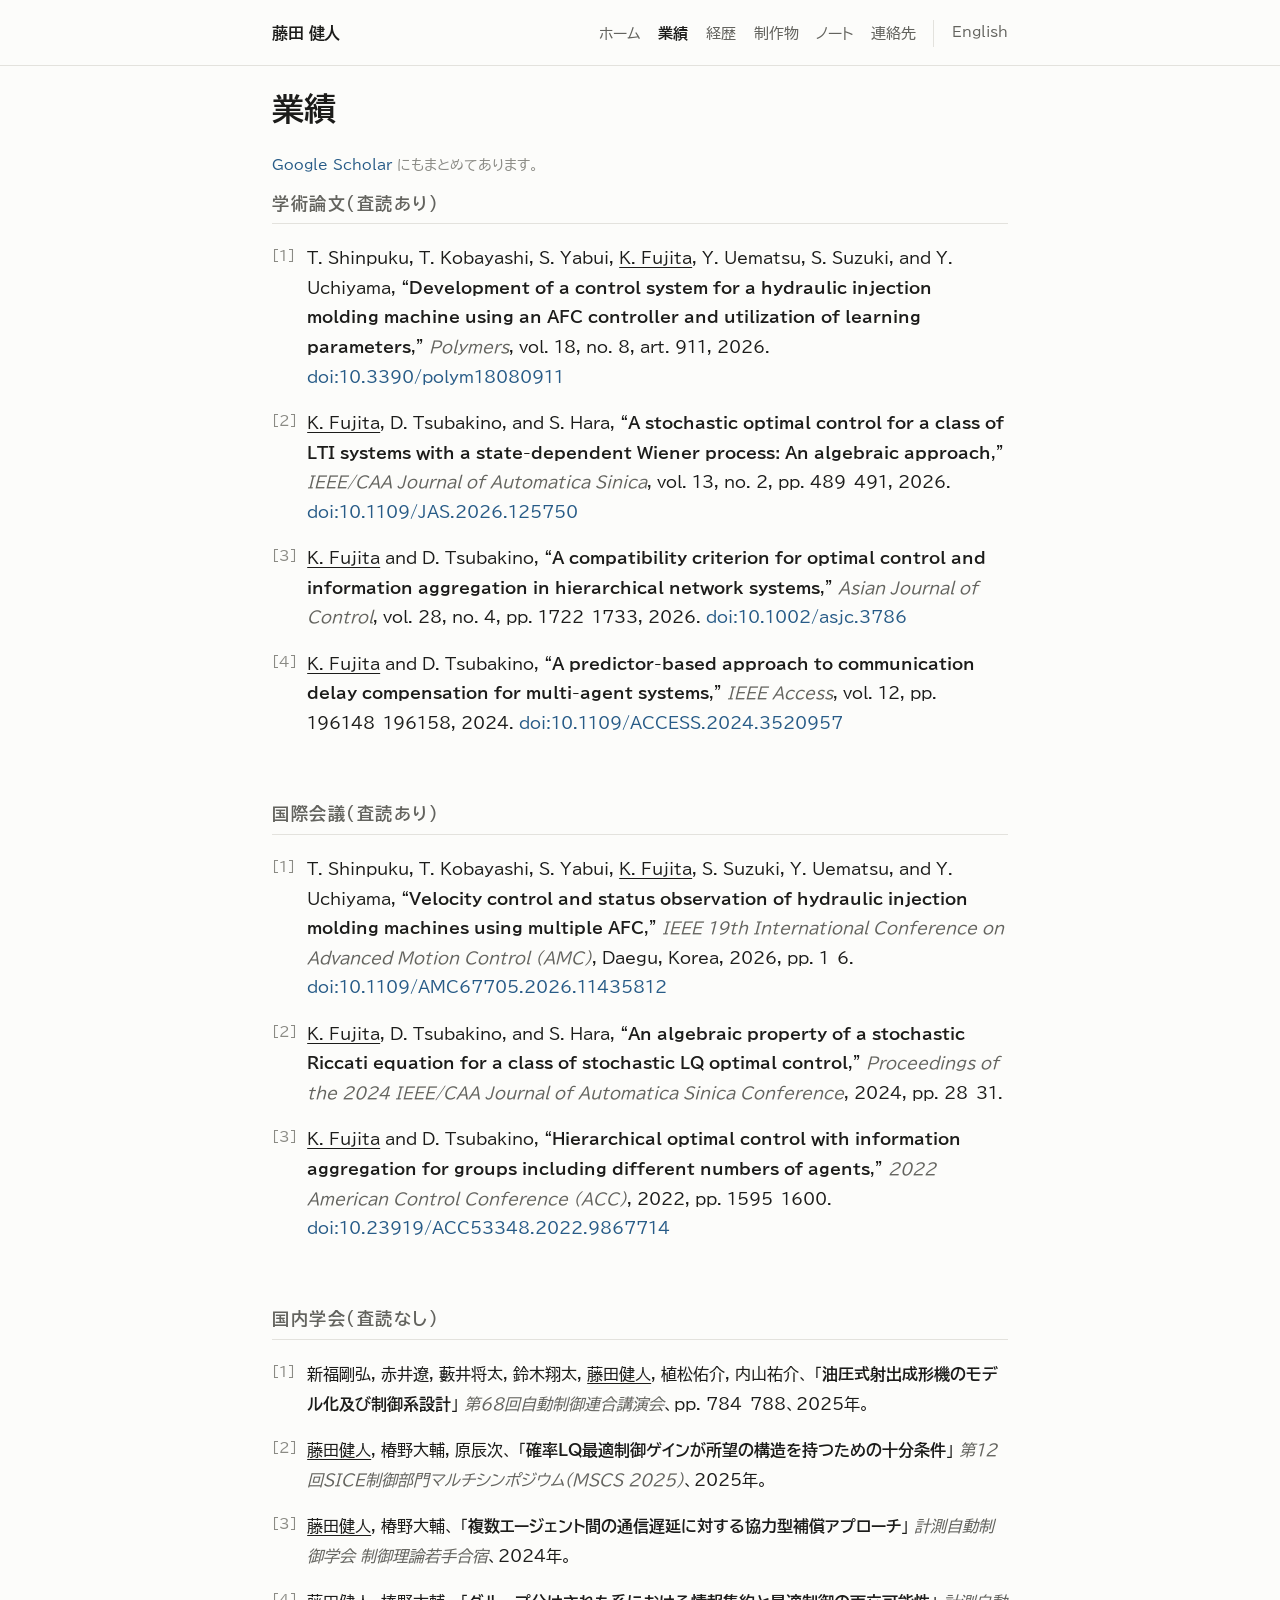
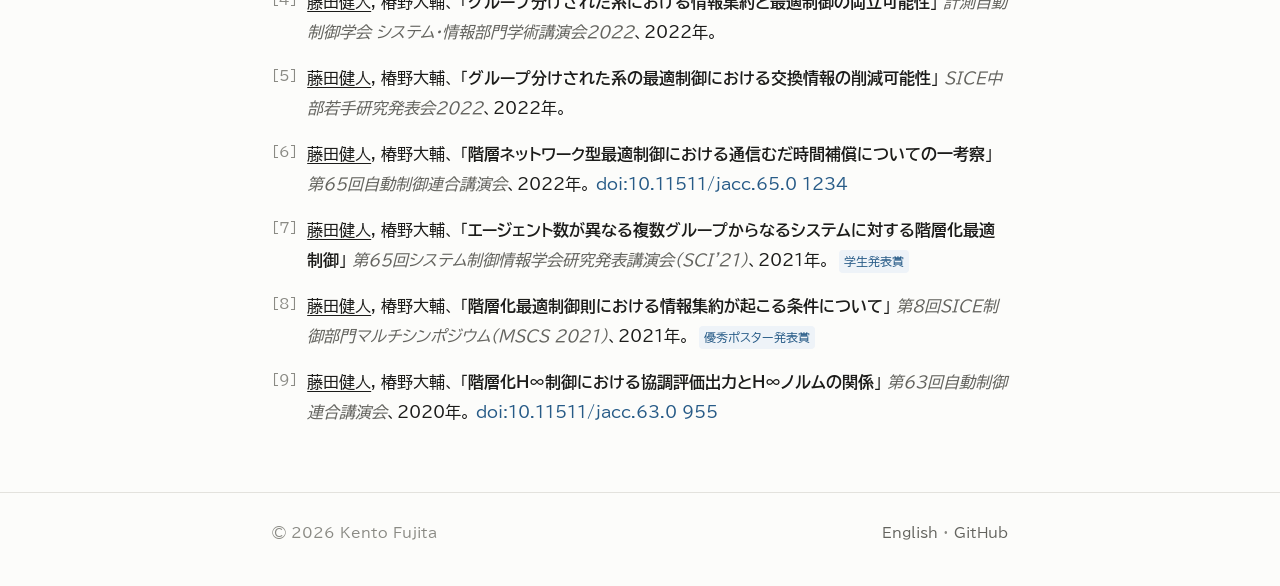
<file: ja/publications.html>
<!doctype html>
<html lang="ja">
<head>
<meta charset="utf-8">
<meta name="viewport" content="width=device-width, initial-scale=1">
<title>業績 — 藤田健人</title>
<meta name="description" content="藤田健人の学術論文・国際会議論文・国内学会発表の一覧。">
<link rel="stylesheet" href="/assets/style.css">
</head>
<body>

<header class="site-header">
  <div class="wrap">
    <a class="brand" href="/ja/">藤田 健人</a>
    <nav class="site-nav">
      <a href="/ja/">ホーム</a>
      <a href="/ja/publications.html" aria-current="page">業績</a>
      <a href="/ja/cv.html">経歴</a>
      <a href="/ja/works.html">制作物</a>
      <a href="/ja/notes/">ノート</a>
      <a href="/ja/contact.html">連絡先</a>
      <span class="lang-switch"><a href="/publications.html">English</a></span>
    </nav>
  </div>
</header>

<main class="wrap">

  <h1>業績</h1>
  <p class="note">
    <a href="https://scholar.google.com/citations?hl=en&amp;user=qDLfMhMAAAAJ">Google Scholar</a> にもまとめてあります。
  </p>

  <section>
    <h2>学術論文（査読あり）</h2>
    <div class="pub-group">
      <ol class="pub-list">
        <li>
          <span class="authors">T. Shinpuku, T. Kobayashi, S. Yabui, <span class="self">K. Fujita</span>, Y. Uematsu, S. Suzuki, and Y. Uchiyama</span>,
          “<span class="title">Development of a control system for a hydraulic injection molding machine using an AFC controller and utilization of learning parameters</span>,”
          <span class="venue">Polymers</span>, vol. 18, no. 8, art. 911, 2026.
          <a href="https://doi.org/10.3390/polym18080911">doi:10.3390/polym18080911</a>
        </li>
        <li>
          <span class="authors"><span class="self">K. Fujita</span>, D. Tsubakino, and S. Hara</span>,
          “<span class="title">A stochastic optimal control for a class of LTI systems with a state-dependent Wiener process: An algebraic approach</span>,”
          <span class="venue">IEEE/CAA Journal of Automatica Sinica</span>, vol. 13, no. 2, pp. 489–491, 2026.
          <a href="https://doi.org/10.1109/JAS.2026.125750">doi:10.1109/JAS.2026.125750</a>
        </li>
        <li>
          <span class="authors"><span class="self">K. Fujita</span> and D. Tsubakino</span>,
          “<span class="title">A compatibility criterion for optimal control and information aggregation in hierarchical network systems</span>,”
          <span class="venue">Asian Journal of Control</span>, vol. 28, no. 4, pp. 1722–1733, 2026.
          <a href="https://doi.org/10.1002/asjc.3786">doi:10.1002/asjc.3786</a>
        </li>
        <li>
          <span class="authors"><span class="self">K. Fujita</span> and D. Tsubakino</span>,
          “<span class="title">A predictor-based approach to communication delay compensation for multi-agent systems</span>,”
          <span class="venue">IEEE Access</span>, vol. 12, pp. 196148–196158, 2024.
          <a href="https://doi.org/10.1109/ACCESS.2024.3520957">doi:10.1109/ACCESS.2024.3520957</a>
        </li>
      </ol>
    </div>
  </section>

  <section>
    <h2>国際会議（査読あり）</h2>
    <div class="pub-group">
      <ol class="pub-list">
        <li>
          <span class="authors">T. Shinpuku, T. Kobayashi, S. Yabui, <span class="self">K. Fujita</span>, S. Suzuki, Y. Uematsu, and Y. Uchiyama</span>,
          “<span class="title">Velocity control and status observation of hydraulic injection molding machines using multiple AFC</span>,”
          <span class="venue">IEEE 19th International Conference on Advanced Motion Control (AMC)</span>, Daegu, Korea, 2026, pp. 1–6.
          <a href="https://doi.org/10.1109/AMC67705.2026.11435812">doi:10.1109/AMC67705.2026.11435812</a>
        </li>
        <li>
          <span class="authors"><span class="self">K. Fujita</span>, D. Tsubakino, and S. Hara</span>,
          “<span class="title">An algebraic property of a stochastic Riccati equation for a class of stochastic LQ optimal control</span>,”
          <span class="venue">Proceedings of the 2024 IEEE/CAA Journal of Automatica Sinica Conference</span>, 2024, pp. 28–31.
        </li>
        <li>
          <span class="authors"><span class="self">K. Fujita</span> and D. Tsubakino</span>,
          “<span class="title">Hierarchical optimal control with information aggregation for groups including different numbers of agents</span>,”
          <span class="venue">2022 American Control Conference (ACC)</span>, 2022, pp. 1595–1600.
          <a href="https://doi.org/10.23919/ACC53348.2022.9867714">doi:10.23919/ACC53348.2022.9867714</a>
        </li>
      </ol>
    </div>
  </section>

  <section>
    <h2>国内学会（査読なし）</h2>
    <div class="pub-group">
      <ol class="pub-list">
        <li>
          <span class="authors">新福剛弘, 赤井遼, 藪井将太, 鈴木翔太, <span class="self">藤田健人</span>, 植松佑介, 内山祐介</span>、
          「<span class="title">油圧式射出成形機のモデル化及び制御系設計</span>」
          <span class="venue">第68回自動制御連合講演会</span>、pp. 784–788、2025年。
        </li>
        <li>
          <span class="authors"><span class="self">藤田健人</span>, 椿野大輔, 原辰次</span>、
          「<span class="title">確率LQ最適制御ゲインが所望の構造を持つための十分条件</span>」
          <span class="venue">第12回SICE制御部門マルチシンポジウム（MSCS 2025）</span>、2025年。
        </li>
        <li>
          <span class="authors"><span class="self">藤田健人</span>, 椿野大輔</span>、
          「<span class="title">複数エージェント間の通信遅延に対する協力型補償アプローチ</span>」
          <span class="venue">計測自動制御学会 制御理論若手合宿</span>、2024年。
        </li>
        <li>
          <span class="authors"><span class="self">藤田健人</span>, 椿野大輔</span>、
          「<span class="title">グループ分けされた系における情報集約と最適制御の両立可能性</span>」
          <span class="venue">計測自動制御学会 システム・情報部門学術講演会2022</span>、2022年。
        </li>
        <li>
          <span class="authors"><span class="self">藤田健人</span>, 椿野大輔</span>、
          「<span class="title">グループ分けされた系の最適制御における交換情報の削減可能性</span>」
          <span class="venue">SICE中部若手研究発表会2022</span>、2022年。
        </li>
        <li>
          <span class="authors"><span class="self">藤田健人</span>, 椿野大輔</span>、
          「<span class="title">階層ネットワーク型最適制御における通信むだ時間補償についての一考察</span>」
          <span class="venue">第65回自動制御連合講演会</span>、2022年。
          <a href="https://doi.org/10.11511/jacc.65.0_1234">doi:10.11511/jacc.65.0_1234</a>
        </li>
        <li>
          <span class="authors"><span class="self">藤田健人</span>, 椿野大輔</span>、
          「<span class="title">エージェント数が異なる複数グループからなるシステムに対する階層化最適制御</span>」
          <span class="venue">第65回システム制御情報学会研究発表講演会（SCI'21）</span>、2021年。
          <span class="award">学生発表賞</span>
        </li>
        <li>
          <span class="authors"><span class="self">藤田健人</span>, 椿野大輔</span>、
          「<span class="title">階層化最適制御則における情報集約が起こる条件について</span>」
          <span class="venue">第8回SICE制御部門マルチシンポジウム（MSCS 2021）</span>、2021年。
          <span class="award">優秀ポスター発表賞</span>
        </li>
        <li>
          <span class="authors"><span class="self">藤田健人</span>, 椿野大輔</span>、
          「<span class="title">階層化H∞制御における協調評価出力とH∞ノルムの関係</span>」
          <span class="venue">第63回自動制御連合講演会</span>、2020年。
          <a href="https://doi.org/10.11511/jacc.63.0_955">doi:10.11511/jacc.63.0_955</a>
        </li>
      </ol>
    </div>
  </section>

</main>

<footer class="site-footer">
  <div class="wrap">
    <span>© 2026 Kento Fujita</span>
    <span><a href="/publications.html">English</a> · <a href="https://github.com/KennyFujita">GitHub</a></span>
  </div>
</footer>

</body>
</html>
</file>
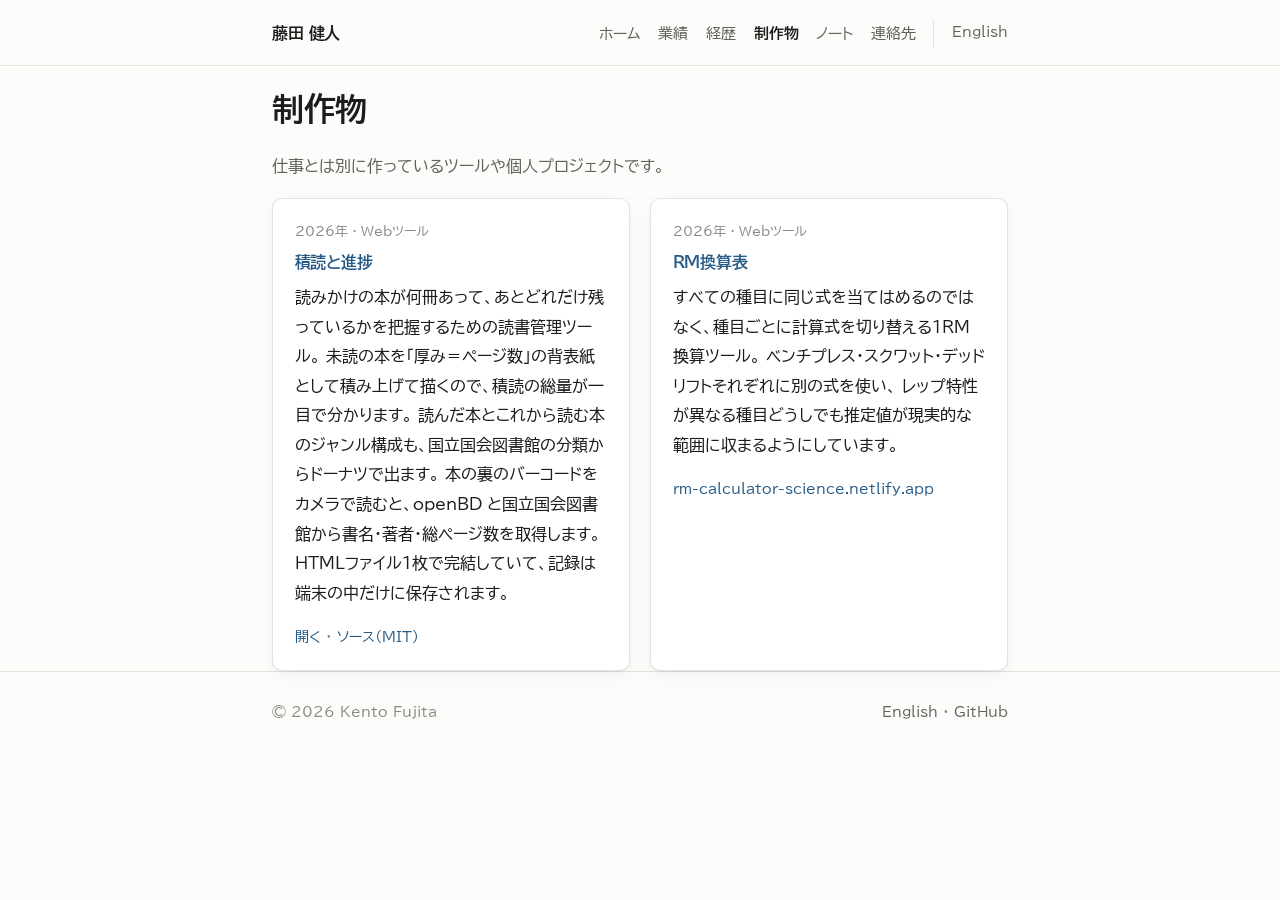
<file: ja/works.html>
<!doctype html>
<html lang="ja">
<head>
<meta charset="utf-8">
<meta name="viewport" content="width=device-width, initial-scale=1">
<title>制作物 — 藤田健人</title>
<meta name="description" content="藤田健人が作ったツールや個人プロジェクト。">
<link rel="stylesheet" href="/assets/style.css">
</head>
<body>

<header class="site-header">
  <div class="wrap">
    <a class="brand" href="/ja/">藤田 健人</a>
    <nav class="site-nav">
      <a href="/ja/">ホーム</a>
      <a href="/ja/publications.html">業績</a>
      <a href="/ja/cv.html">経歴</a>
      <a href="/ja/works.html" aria-current="page">制作物</a>
      <a href="/ja/notes/">ノート</a>
      <a href="/ja/contact.html">連絡先</a>
      <span class="lang-switch"><a href="/works.html">English</a></span>
    </nav>
  </div>
</header>

<main class="wrap">

  <h1>制作物</h1>
  <p class="muted">仕事とは別に作っているツールや個人プロジェクトです。</p>

  <div class="cards">

    <article class="card">
      <p class="card-meta">2026年 · Webツール</p>
      <h3><a href="/tsundoku-tracker/">積読と進捗</a></h3>
      <p>
        読みかけの本が何冊あって、あとどれだけ残っているかを把握するための読書管理ツール。
        未読の本を「厚み＝ページ数」の背表紙として積み上げて描くので、積読の総量が一目で分かります。
        読んだ本とこれから読む本のジャンル構成も、国立国会図書館の分類からドーナツで出ます。
        本の裏のバーコードをカメラで読むと、openBD と国立国会図書館から書名・著者・総ページ数を取得します。
        HTMLファイル1枚で完結していて、記録は端末の中だけに保存されます。
      </p>
      <p class="note">
        <a href="/tsundoku-tracker/">開く</a> ·
        <a href="https://github.com/KennyFujita/tsundoku-tracker">ソース（MIT）</a>
      </p>
    </article>

    <article class="card">
      <p class="card-meta">2026年 · Webツール</p>
      <h3><a href="https://rm-calculator-science.netlify.app/">RM換算表</a></h3>
      <p>
        すべての種目に同じ式を当てはめるのではなく、種目ごとに計算式を切り替える1RM換算ツール。
        ベンチプレス・スクワット・デッドリフトそれぞれに別の式を使い、
        レップ特性が異なる種目どうしでも推定値が現実的な範囲に収まるようにしています。
      </p>
      <p class="note"><a href="https://rm-calculator-science.netlify.app/">rm-calculator-science.netlify.app</a></p>
    </article>

    <!-- テンプレート — このブロックをコピーして追加する
    <article class="card">
      <p class="card-meta">年 · 種類</p>
      <h3>タイトル</h3>
      <p>何をするものか、なぜ作ったかを1〜2文で。</p>
      <p class="note"><a href="URL">リポジトリ</a></p>
    </article>
    -->

  </div>

</main>

<footer class="site-footer">
  <div class="wrap">
    <span>© 2026 Kento Fujita</span>
    <span><a href="/works.html">English</a> · <a href="https://github.com/KennyFujita">GitHub</a></span>
  </div>
</footer>

</body>
</html>
</file>
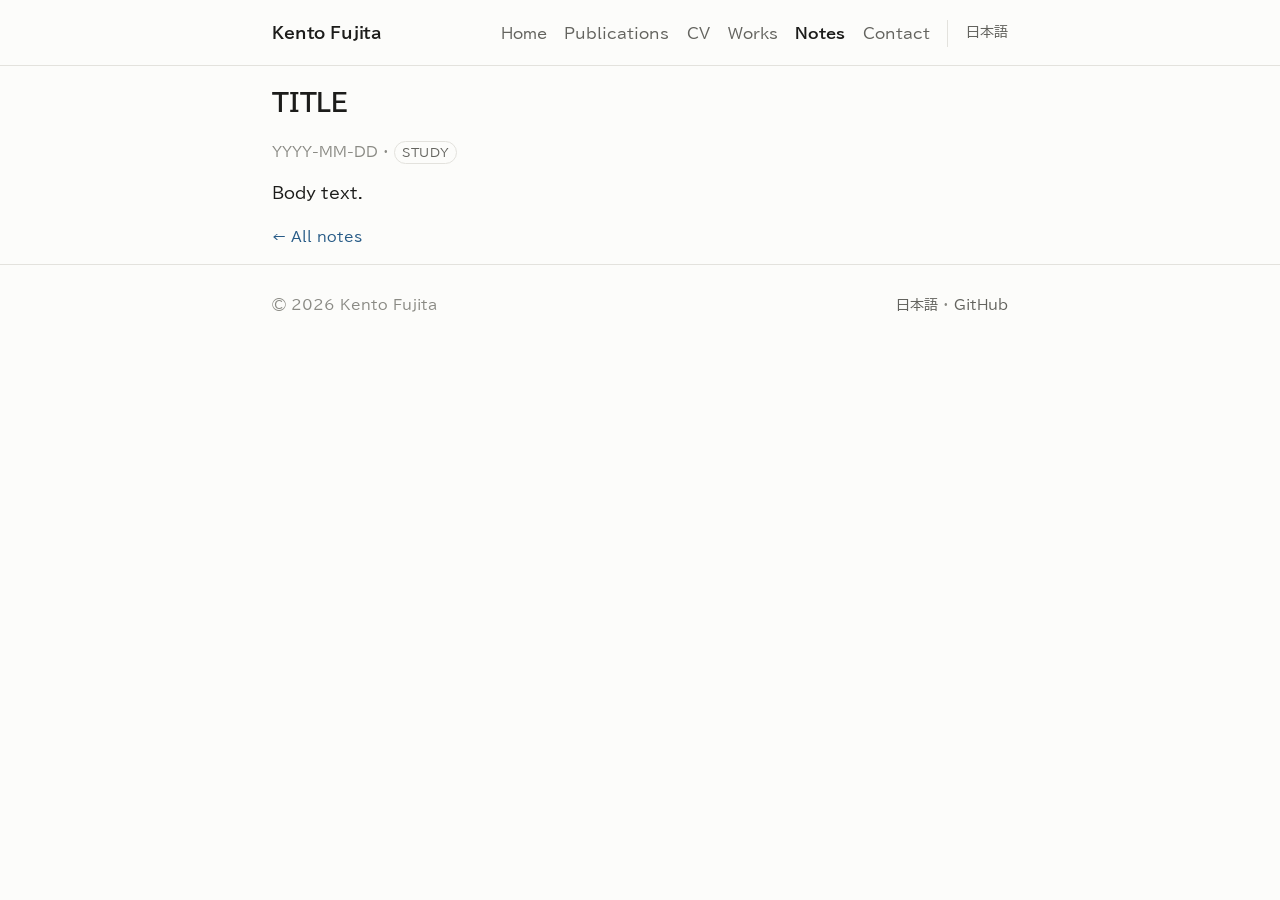
<file: notes/_template.html>
<!doctype html>
<html lang="en">
<head>
<meta charset="utf-8">
<meta name="viewport" content="width=device-width, initial-scale=1">
<title>TITLE — Kento Fujita</title>
<meta name="description" content="ONE SENTENCE SUMMARY">
<link rel="stylesheet" href="/assets/style.css">
</head>
<body>

<header class="site-header">
  <div class="wrap">
    <a class="brand" href="/">Kento Fujita</a>
    <nav class="site-nav">
      <a href="/">Home</a>
      <a href="/publications.html">Publications</a>
      <a href="/cv.html">CV</a>
      <a href="/works.html">Works</a>
      <a href="/notes/" aria-current="page">Notes</a>
      <a href="/contact.html">Contact</a>
      <span class="lang-switch"><a href="/ja/notes/">日本語</a></span>
    </nav>
  </div>
</header>

<main class="wrap">

  <article>
    <h1>TITLE</h1>
    <p class="note">
      <span class="date">YYYY-MM-DD</span> · <span class="tag">study</span>
    </p>

    <p>Body text.</p>
  </article>

  <p class="note"><a href="/notes/">← All notes</a></p>

</main>

<footer class="site-footer">
  <div class="wrap">
    <span>© 2026 Kento Fujita</span>
    <span><a href="/ja/notes/">日本語</a> · <a href="https://github.com/KennyFujita">GitHub</a></span>
  </div>
</footer>

</body>
</html>
</file>
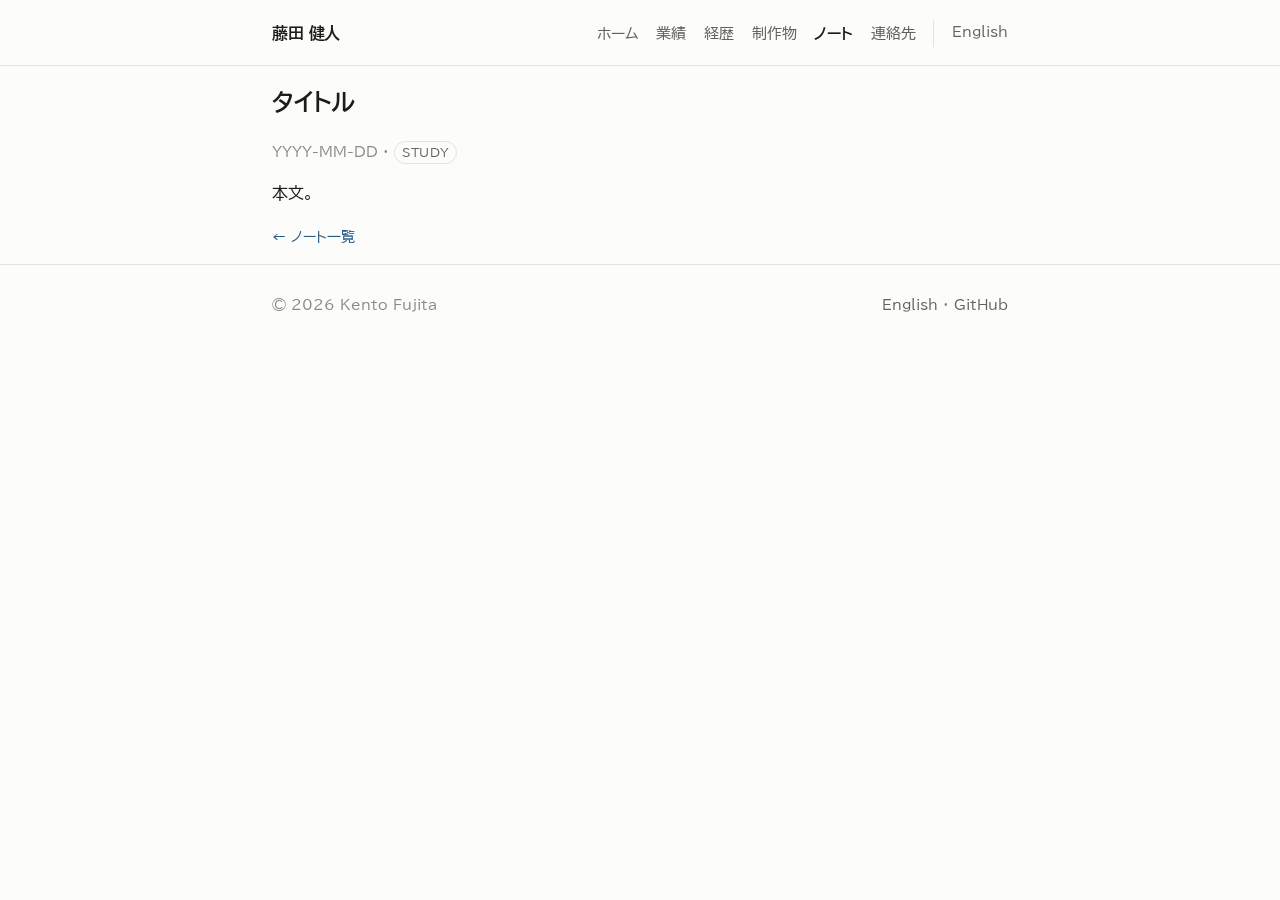
<file: ja/notes/_template.html>
<!doctype html>
<html lang="ja">
<head>
<meta charset="utf-8">
<meta name="viewport" content="width=device-width, initial-scale=1">
<title>タイトル — 藤田健人</title>
<meta name="description" content="1文の要約">
<link rel="stylesheet" href="/assets/style.css">
</head>
<body>

<header class="site-header">
  <div class="wrap">
    <a class="brand" href="/ja/">藤田 健人</a>
    <nav class="site-nav">
      <a href="/ja/">ホーム</a>
      <a href="/ja/publications.html">業績</a>
      <a href="/ja/cv.html">経歴</a>
      <a href="/ja/works.html">制作物</a>
      <a href="/ja/notes/" aria-current="page">ノート</a>
      <a href="/ja/contact.html">連絡先</a>
      <span class="lang-switch"><a href="/notes/">English</a></span>
    </nav>
  </div>
</header>

<main class="wrap">

  <article>
    <h1>タイトル</h1>
    <p class="note">
      <span class="date">YYYY-MM-DD</span> · <span class="tag">study</span>
    </p>

    <p>本文。</p>
  </article>

  <p class="note"><a href="/ja/notes/">← ノート一覧</a></p>

</main>

<footer class="site-footer">
  <div class="wrap">
    <span>© 2026 Kento Fujita</span>
    <span><a href="/notes/">English</a> · <a href="https://github.com/KennyFujita">GitHub</a></span>
  </div>
</footer>

</body>
</html>
</file>
<file: assets/style.css>
/* ==========================================================================
   Kento Fujita — personal site
   Single stylesheet for every page (English and Japanese).
   No build step, no JavaScript.

   Japanese text uses BIZ UDPGothic (Morisawa, SIL OFL) — a universal-design
   gothic. Google Fonts splits it into ~250 unicode-range subsets, so a page
   only downloads the few chunks its characters actually need.
   Latin text keeps the system UI font, which sits earlier in the stack.
   ========================================================================== */

@import url("https://fonts.googleapis.com/css2?family=BIZ+UDPGothic:wght@400;700&display=swap");

:root {
  --bg: #fcfcfa;
  --surface: #ffffff;
  --fg: #1c1c1a;
  --muted: #63635e;
  --faint: #8a8a84;
  --border: #e3e2dd;
  --accent: #275b87;
  --accent-soft: #eef3f8;
  --shadow: 0 1px 2px rgba(20, 20, 18, 0.05), 0 6px 20px rgba(20, 20, 18, 0.04);
  --radius: 10px;
  --measure: 46rem;
}

@media (prefers-color-scheme: dark) {
  :root {
    --bg: #16171a;
    --surface: #1e1f23;
    --fg: #e7e7e4;
    --muted: #a6a6a1;
    --faint: #85857f;
    --border: #2e3036;
    --accent: #8ab6dd;
    --accent-soft: #222932;
    --shadow: 0 1px 2px rgba(0, 0, 0, 0.3), 0 6px 20px rgba(0, 0, 0, 0.25);
  }
}

/* The theme toggle on hosted pages stamps data-theme on <html>; it must win. */
:root[data-theme="light"] {
  --bg: #fcfcfa;
  --surface: #ffffff;
  --fg: #1c1c1a;
  --muted: #63635e;
  --faint: #8a8a84;
  --border: #e3e2dd;
  --accent: #275b87;
  --accent-soft: #eef3f8;
}

:root[data-theme="dark"] {
  --bg: #16171a;
  --surface: #1e1f23;
  --fg: #e7e7e4;
  --muted: #a6a6a1;
  --faint: #85857f;
  --border: #2e3036;
  --accent: #8ab6dd;
  --accent-soft: #222932;
}

/* --------------------------------------------------------------- base ---- */

html {
  -webkit-text-size-adjust: 100%;
}

body {
  margin: 0;
  background: var(--bg);
  color: var(--fg);
  font-family: -apple-system, BlinkMacSystemFont, "Segoe UI", "Helvetica Neue",
    "BIZ UDPGothic", "Hiragino Sans", "Hiragino Kaku Gothic ProN",
    "Noto Sans JP", Meiryo, sans-serif;
  font-size: 16px;
  line-height: 1.85;
}

a {
  color: var(--accent);
  text-decoration: none;
  border-bottom: 1px solid transparent;
}

a:hover {
  border-bottom-color: currentColor;
}

h1,
h2,
h3 {
  line-height: 1.35;
  font-weight: 650;
  letter-spacing: -0.01em;
}

p {
  margin: 0 0 1em;
}

img {
  max-width: 100%;
  height: auto;
}

code {
  font-family: ui-monospace, SFMono-Regular, Menlo, Consolas, monospace;
  font-size: 0.9em;
  background: var(--accent-soft);
  padding: 0.1em 0.35em;
  border-radius: 4px;
}

/* ------------------------------------------------------------- layout ---- */

.wrap {
  max-width: var(--measure);
  margin: 0 auto;
  padding: 0 1.25rem;
}

main {
  padding: 2.5rem 0 4rem;
}

section {
  margin: 0 0 3rem;
}

section > h2 {
  font-size: 1.05rem;
  text-transform: uppercase;
  letter-spacing: 0.09em;
  color: var(--muted);
  font-weight: 600;
  margin: 0 0 1.25rem;
  padding-bottom: 0.5rem;
  border-bottom: 1px solid var(--border);
}

/* ------------------------------------------------------------- header ---- */

.site-header {
  border-bottom: 1px solid var(--border);
  background: var(--bg);
}

.site-header .wrap {
  display: flex;
  flex-wrap: wrap;
  align-items: baseline;
  gap: 0.5rem 1.5rem;
  padding-top: 1.1rem;
  padding-bottom: 1.1rem;
}

.brand {
  font-weight: 650;
  font-size: 1.02rem;
  color: var(--fg);
  letter-spacing: -0.01em;
  border-bottom: none;
}

.brand:hover {
  color: var(--accent);
}

.site-nav {
  display: flex;
  flex-wrap: wrap;
  gap: 0.25rem 1.1rem;
  margin-left: auto;
  font-size: 0.92rem;
}

.site-nav a {
  color: var(--muted);
  border-bottom: none;
}

.site-nav a:hover {
  color: var(--fg);
}

.site-nav a[aria-current="page"] {
  color: var(--fg);
  font-weight: 600;
}

.lang-switch {
  font-size: 0.85rem;
  color: var(--faint);
  padding-left: 1.1rem;
  border-left: 1px solid var(--border);
}

/* --------------------------------------------------------------- hero ---- */

.hero {
  display: flex;
  flex-wrap: wrap;
  align-items: center;
  gap: 1.75rem;
  margin-bottom: 3rem;
}

.hero-photo {
  width: 132px;
  height: 132px;
  border-radius: 50%;
  object-fit: cover;
  background: var(--accent-soft);
  border: 1px solid var(--border);
  flex: none;
}

.hero-photo--placeholder {
  display: flex;
  align-items: center;
  justify-content: center;
  color: var(--faint);
  font-size: 0.72rem;
  text-align: center;
  line-height: 1.4;
  padding: 0.5rem;
  box-sizing: border-box;
}

.hero-text {
  flex: 1 1 16rem;
}

.hero h1 {
  margin: 0 0 0.3rem;
  font-size: 1.9rem;
}

.hero .name-ja {
  color: var(--faint);
  font-size: 1rem;
  font-weight: 400;
  margin-left: 0.6rem;
  letter-spacing: 0.02em;
}

.hero .role {
  margin: 0 0 0.75rem;
  color: var(--muted);
  font-size: 1rem;
}

.hero .role strong {
  color: var(--fg);
  font-weight: 600;
}

/* -------------------------------------------------------------- links ---- */

.linkrow {
  display: flex;
  flex-wrap: wrap;
  gap: 0.5rem;
  margin: 0;
  padding: 0;
  list-style: none;
}

.linkrow a {
  display: inline-block;
  font-size: 0.86rem;
  padding: 0.25rem 0.7rem;
  border: 1px solid var(--border);
  border-radius: 999px;
  color: var(--muted);
  background: var(--surface);
}

.linkrow a:hover {
  color: var(--accent);
  border-color: var(--accent);
}

/* ---------------------------------------------------------- text bits ---- */

.lead {
  font-size: 1.05rem;
}

.muted {
  color: var(--muted);
}

.note {
  font-size: 0.88rem;
  color: var(--faint);
}

/* ------------------------------------------------------------- cards ----- */

.cards {
  display: grid;
  gap: 1.25rem;
  grid-template-columns: repeat(auto-fit, minmax(17rem, 1fr));
}

.card {
  background: var(--surface);
  border: 1px solid var(--border);
  border-radius: var(--radius);
  padding: 1.25rem 1.35rem;
  box-shadow: var(--shadow);
}

.card h3 {
  margin: 0 0 0.6rem;
  font-size: 1.02rem;
}

.card p:last-child {
  margin-bottom: 0;
}

.card .card-meta {
  font-size: 0.82rem;
  color: var(--faint);
  margin-bottom: 0.5rem;
}

/* ------------------------------------------------------- publications ---- */

.pub-group {
  margin-bottom: 2.25rem;
}

.pub-group h3 {
  font-size: 0.95rem;
  margin: 0 0 0.9rem;
  color: var(--fg);
}

.pub-list {
  margin: 0;
  padding: 0;
  list-style: none;
  counter-reset: pub;
}

.pub-list > li {
  position: relative;
  padding: 0 0 1.05rem 2.2rem;
  counter-increment: pub;
}

.pub-list > li::before {
  content: "[" counter(pub) "]";
  position: absolute;
  left: 0;
  top: 0;
  color: var(--faint);
  font-size: 0.85rem;
  font-variant-numeric: tabular-nums;
}

.pub-list .authors {
  color: var(--fg);
}

.pub-list .title {
  font-weight: 600;
}

.pub-list .venue {
  color: var(--muted);
  font-style: italic;
}

.pub-list .orig {
  display: block;
  font-size: 0.85rem;
  color: var(--faint);
  font-style: normal;
}

.pub-list .self {
  text-decoration: underline;
  text-underline-offset: 0.2em;
  text-decoration-thickness: 1px;
}

.pub-list .award {
  display: inline-block;
  font-size: 0.78rem;
  color: var(--accent);
  background: var(--accent-soft);
  border-radius: 4px;
  padding: 0 0.4em;
  margin-left: 0.3em;
  white-space: nowrap;
}

/* ----------------------------------------------------------------- cv ---- */

.timeline {
  margin: 0;
  padding: 0;
  list-style: none;
}

.timeline > li {
  display: flex;
  flex-wrap: wrap;
  gap: 0.1rem 1.5rem;
  padding: 0.75rem 0;
  border-bottom: 1px dashed var(--border);
}

.timeline > li:last-child {
  border-bottom: none;
}

.timeline .when {
  flex: 0 0 9.5rem;
  color: var(--muted);
  font-size: 0.88rem;
  font-variant-numeric: tabular-nums;
  padding-top: 0.15rem;
}

.timeline .what {
  flex: 1 1 16rem;
}

.timeline .what strong {
  font-weight: 600;
}

.timeline .what .sub {
  display: block;
  color: var(--muted);
  font-size: 0.89rem;
}

.plain-list {
  margin: 0;
  padding: 0;
  list-style: none;
}

.plain-list > li {
  padding: 0.4rem 0 0.4rem 1.1rem;
  position: relative;
}

.plain-list > li::before {
  content: "";
  position: absolute;
  left: 0;
  top: 1.02em;
  width: 5px;
  height: 5px;
  border-radius: 50%;
  background: var(--border);
}

.plain-list .when {
  color: var(--faint);
  font-size: 0.88rem;
}

/* -------------------------------------------------------------- notes ---- */

.note-list {
  margin: 0;
  padding: 0;
  list-style: none;
}

.note-list > li {
  padding: 0.85rem 0;
  border-bottom: 1px solid var(--border);
  display: flex;
  flex-wrap: wrap;
  align-items: baseline;
  gap: 0.3rem 0.9rem;
}

.note-list .date {
  color: var(--faint);
  font-size: 0.85rem;
  font-variant-numeric: tabular-nums;
  flex: 0 0 6rem;
}

.tag {
  display: inline-block;
  font-size: 0.74rem;
  letter-spacing: 0.04em;
  text-transform: uppercase;
  color: var(--muted);
  border: 1px solid var(--border);
  border-radius: 999px;
  padding: 0 0.55em;
}

.empty-state {
  border: 1px dashed var(--border);
  border-radius: var(--radius);
  padding: 2rem 1.5rem;
  text-align: center;
  color: var(--muted);
}

/* ------------------------------------------------------------- footer ---- */

.site-footer {
  border-top: 1px solid var(--border);
  padding: 1.75rem 0 2.5rem;
  color: var(--faint);
  font-size: 0.86rem;
}

.site-footer .wrap {
  display: flex;
  flex-wrap: wrap;
  gap: 0.4rem 1.25rem;
  justify-content: space-between;
}

.site-footer a {
  color: var(--muted);
}

/* --------------------------------------------------------- small screens - */

@media (max-width: 34rem) {
  .hero {
    gap: 1.25rem;
  }

  .hero-photo {
    width: 96px;
    height: 96px;
  }

  .hero h1 {
    font-size: 1.6rem;
  }

  .hero .name-ja {
    display: block;
    margin-left: 0;
  }

  .timeline .when {
    flex-basis: 100%;
  }

  .note-list .date {
    flex-basis: auto;
  }
}

/* ---------------------------------------------------------------- print -- */

@media print {
  .site-header,
  .site-footer,
  .linkrow {
    display: none;
  }

  body {
    background: #fff;
    color: #000;
    font-size: 11pt;
  }

  a {
    color: #000;
  }
}
</file>
